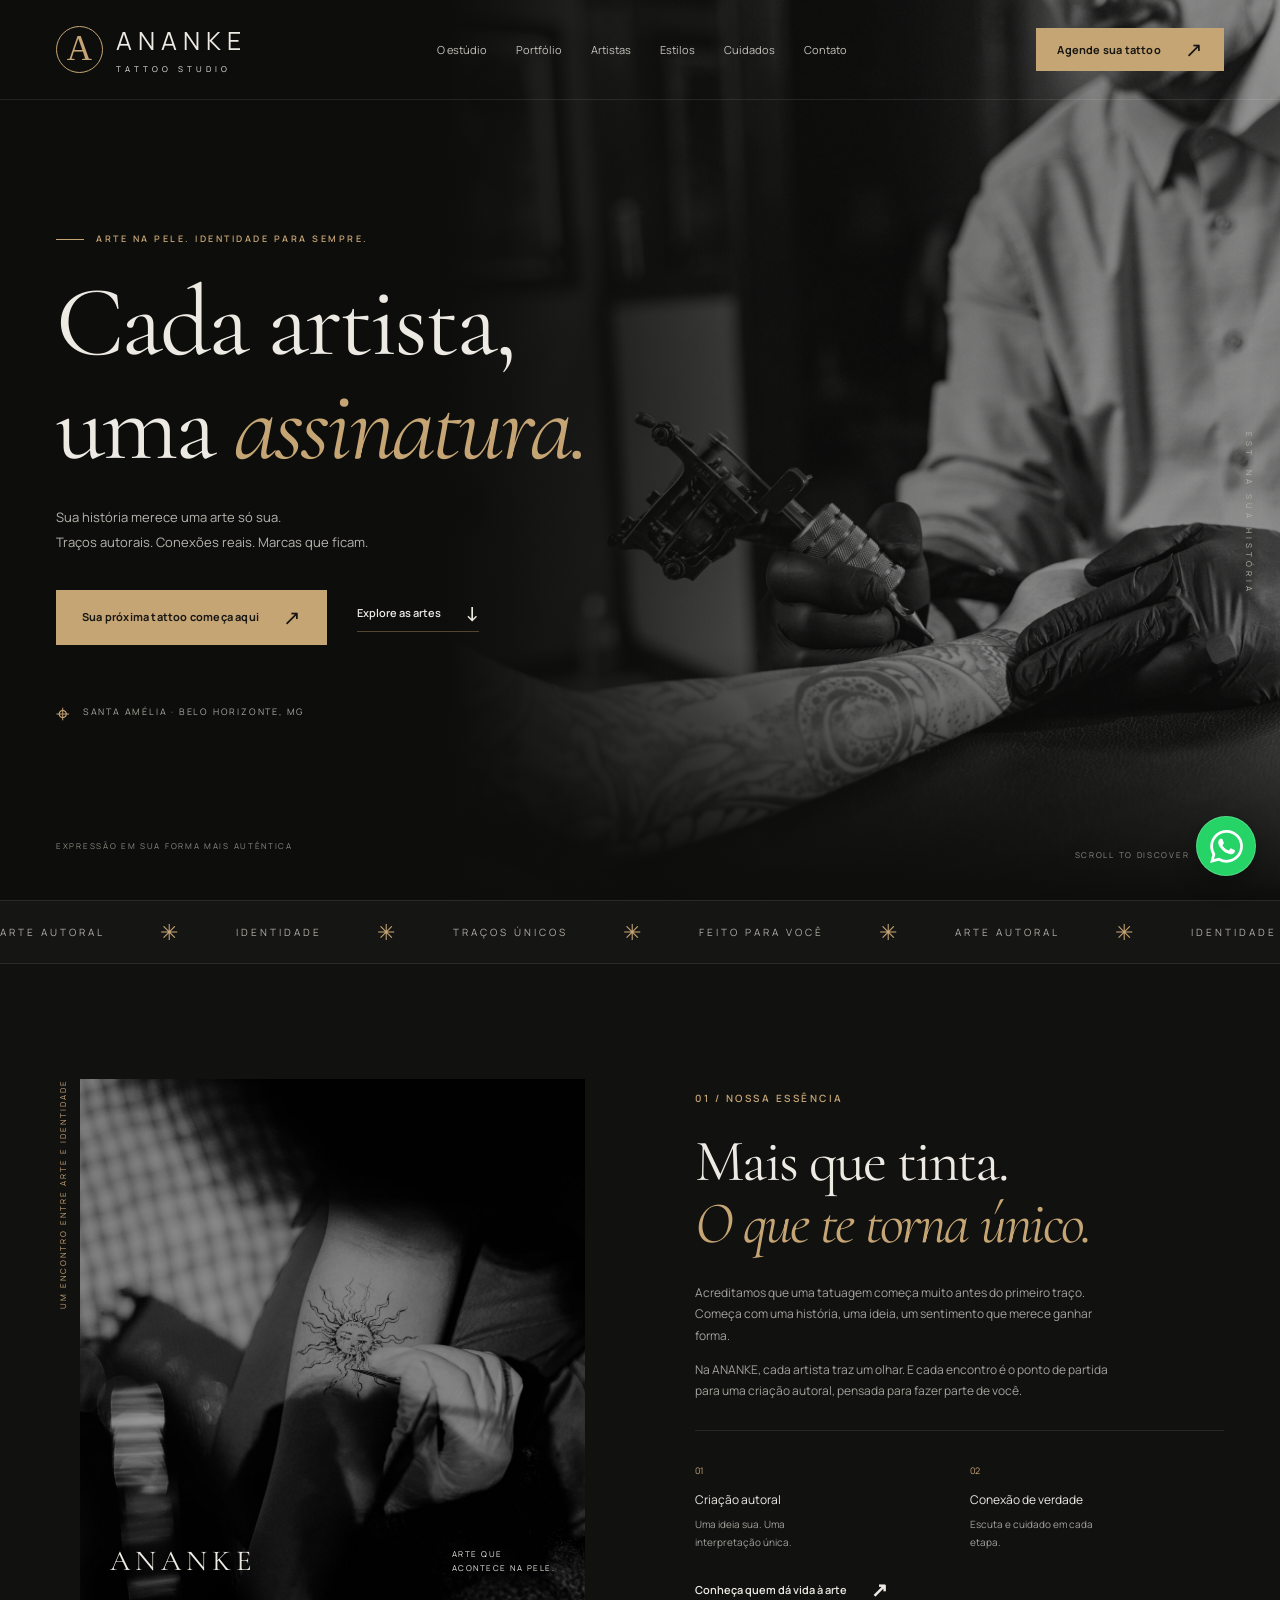
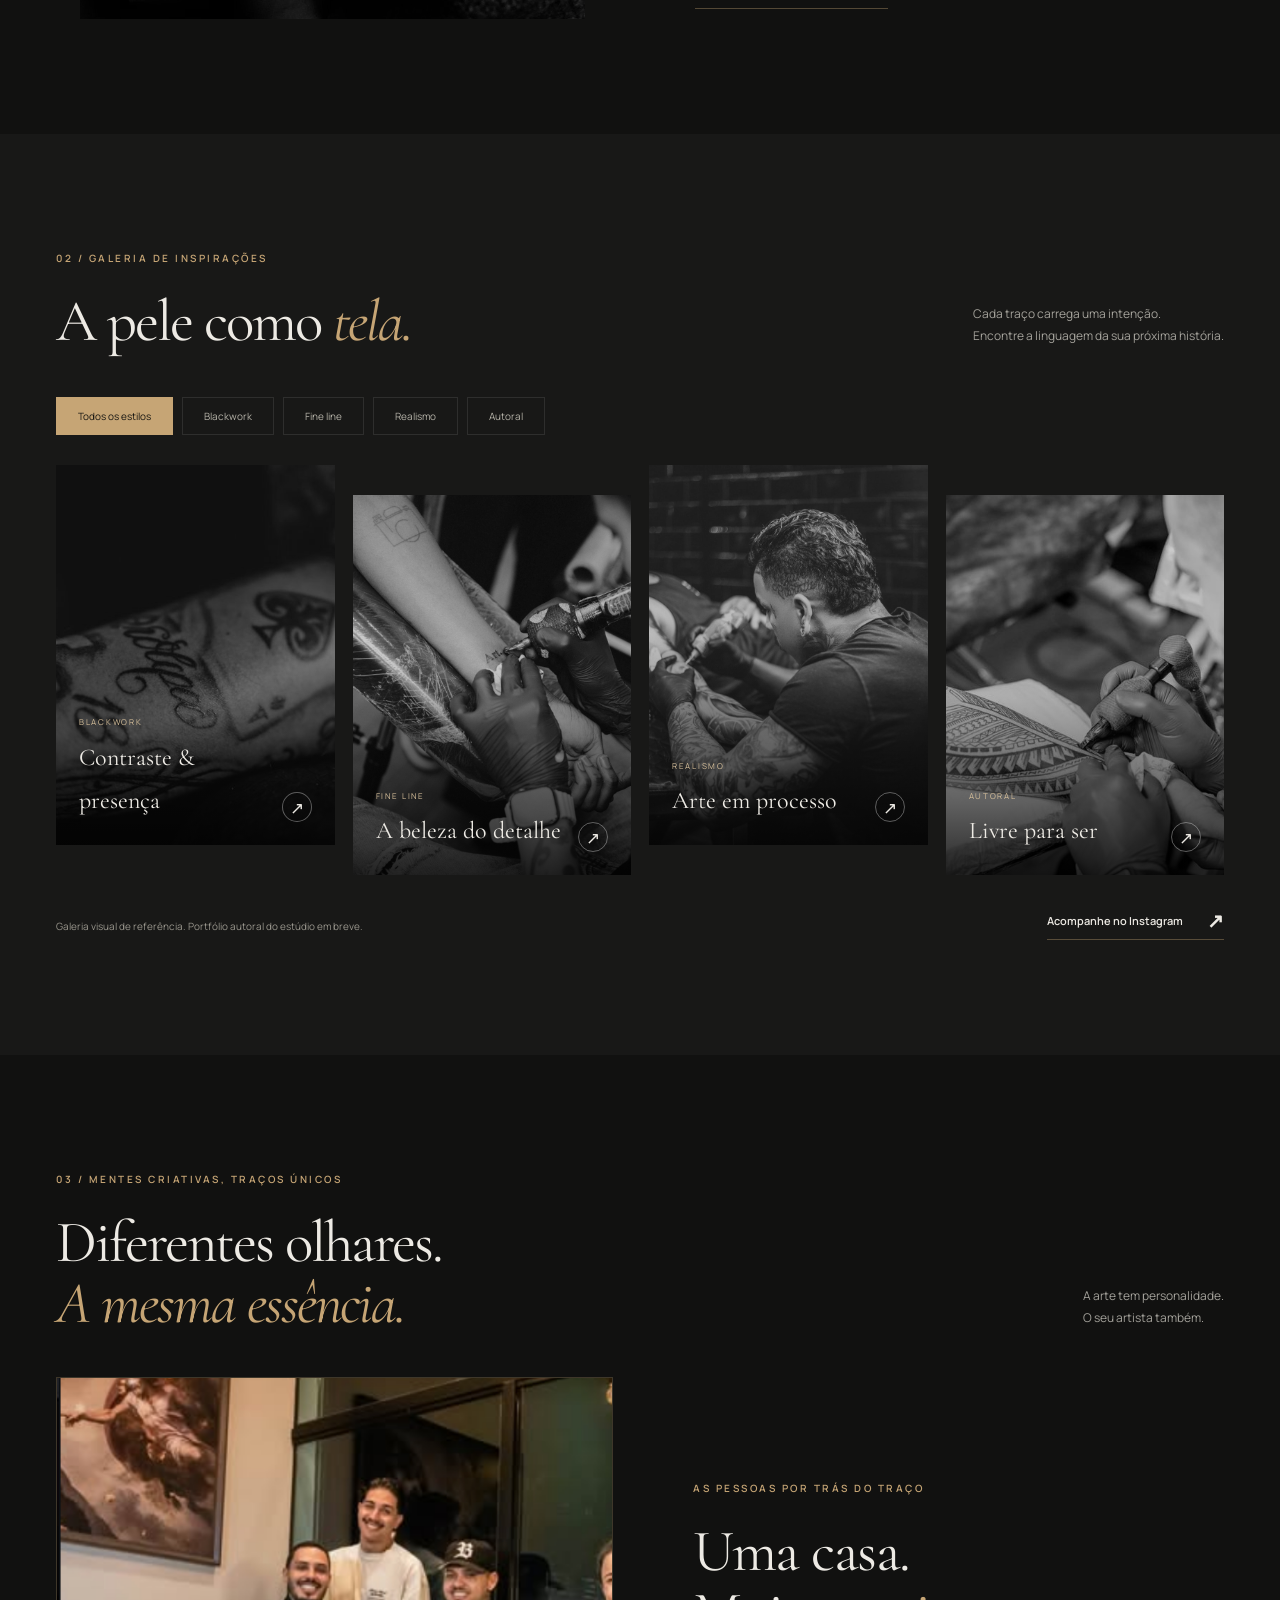
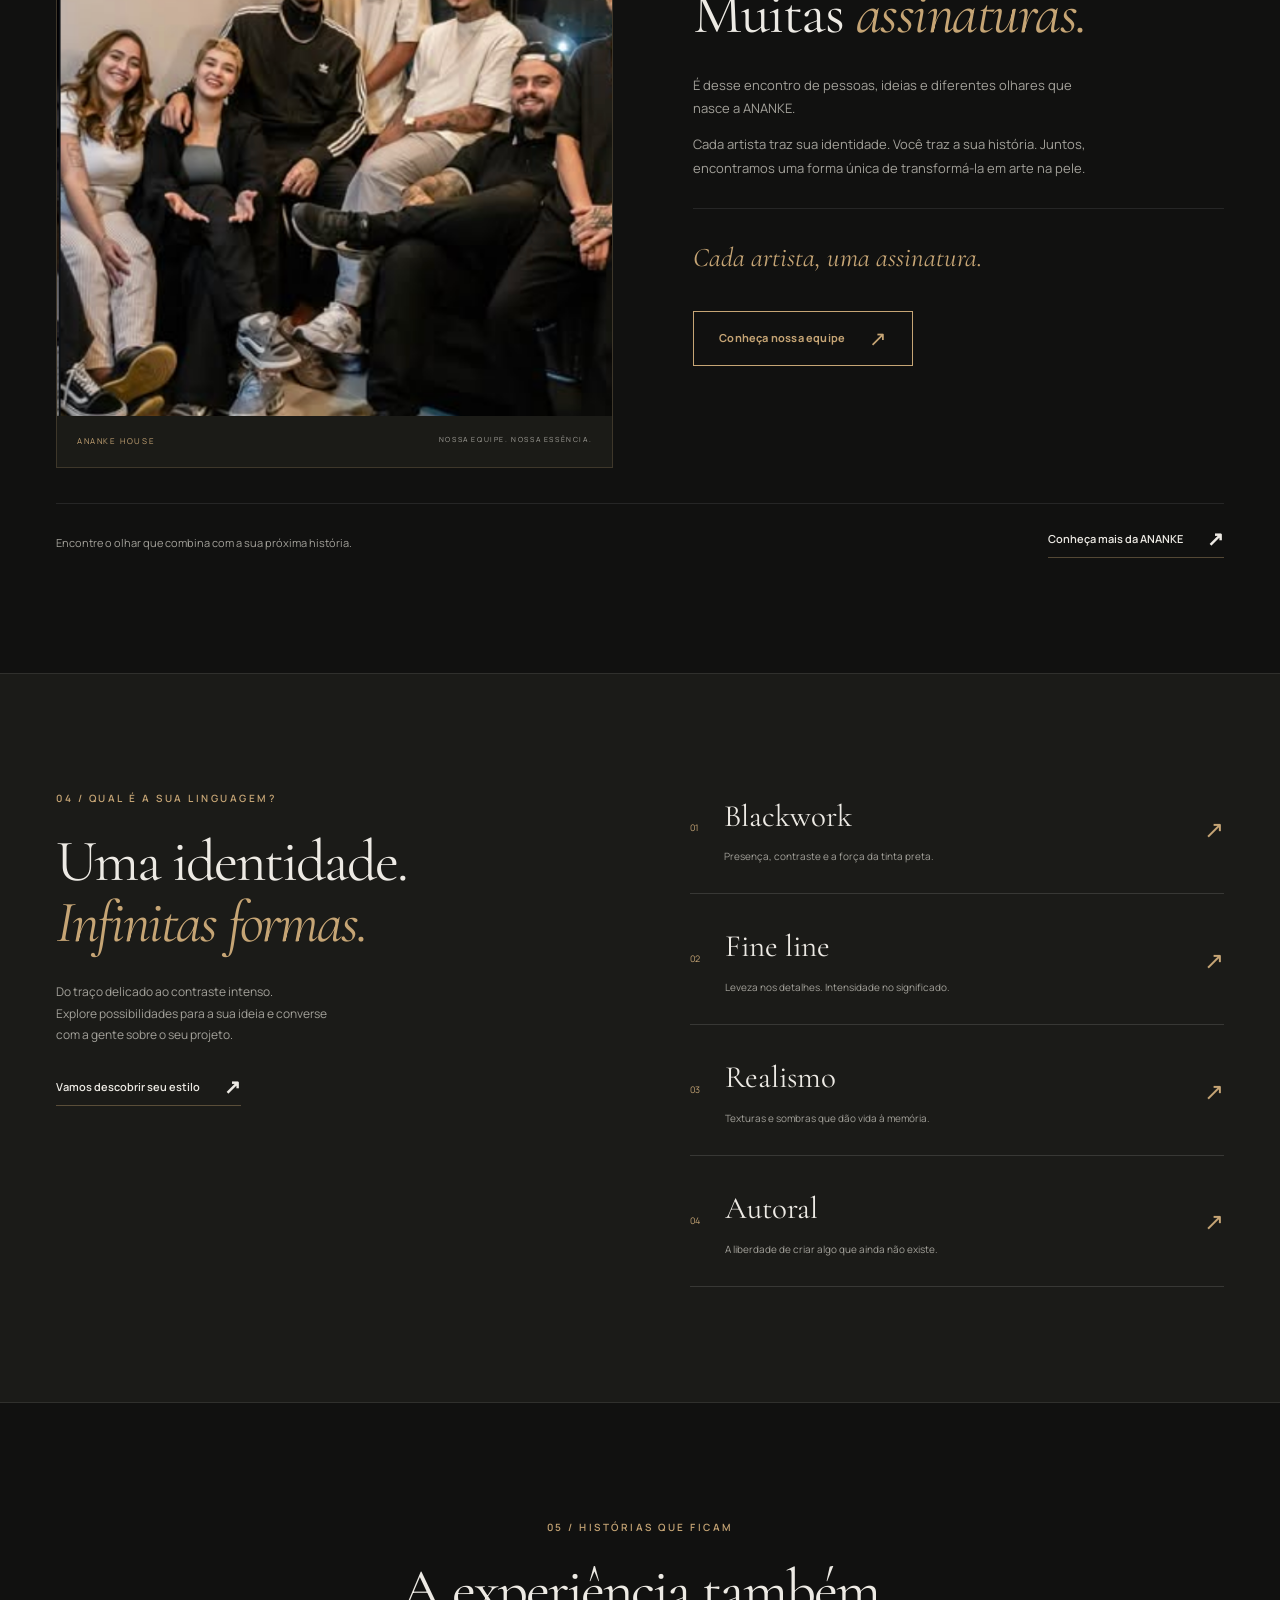
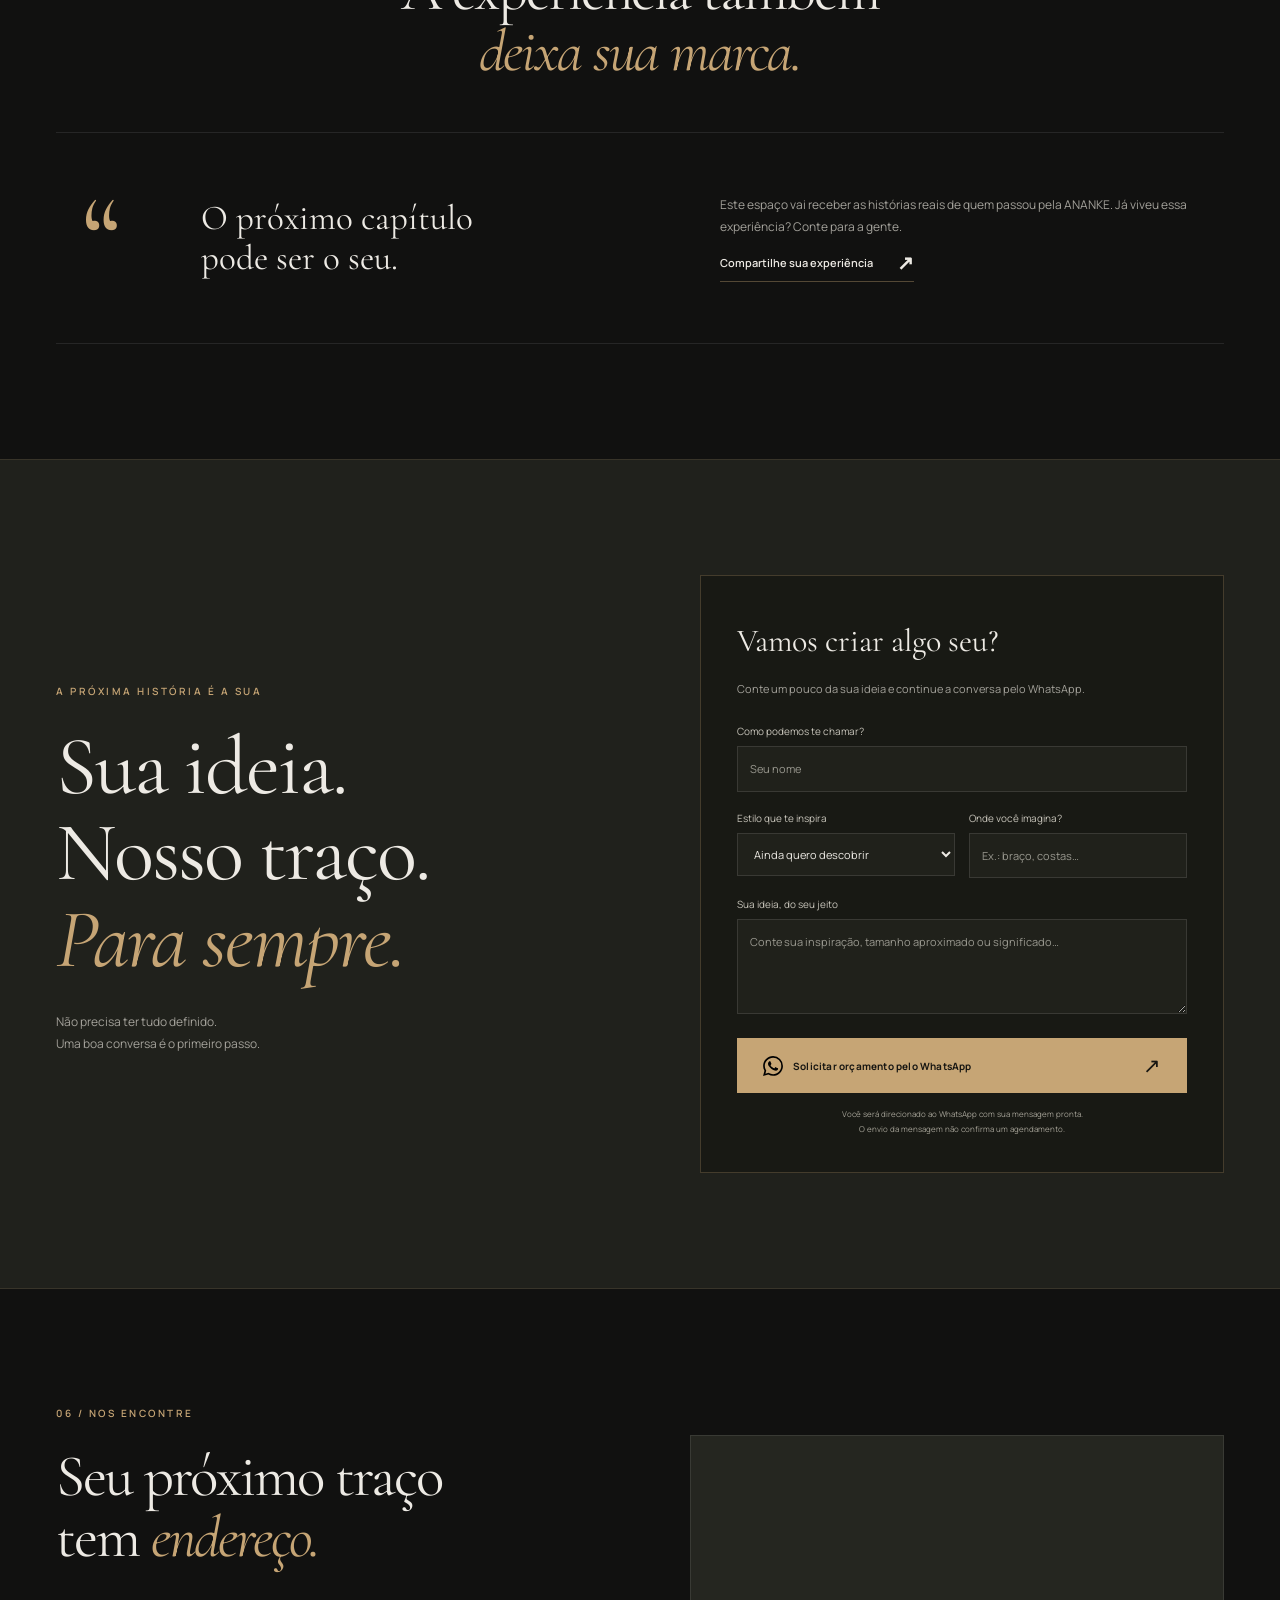
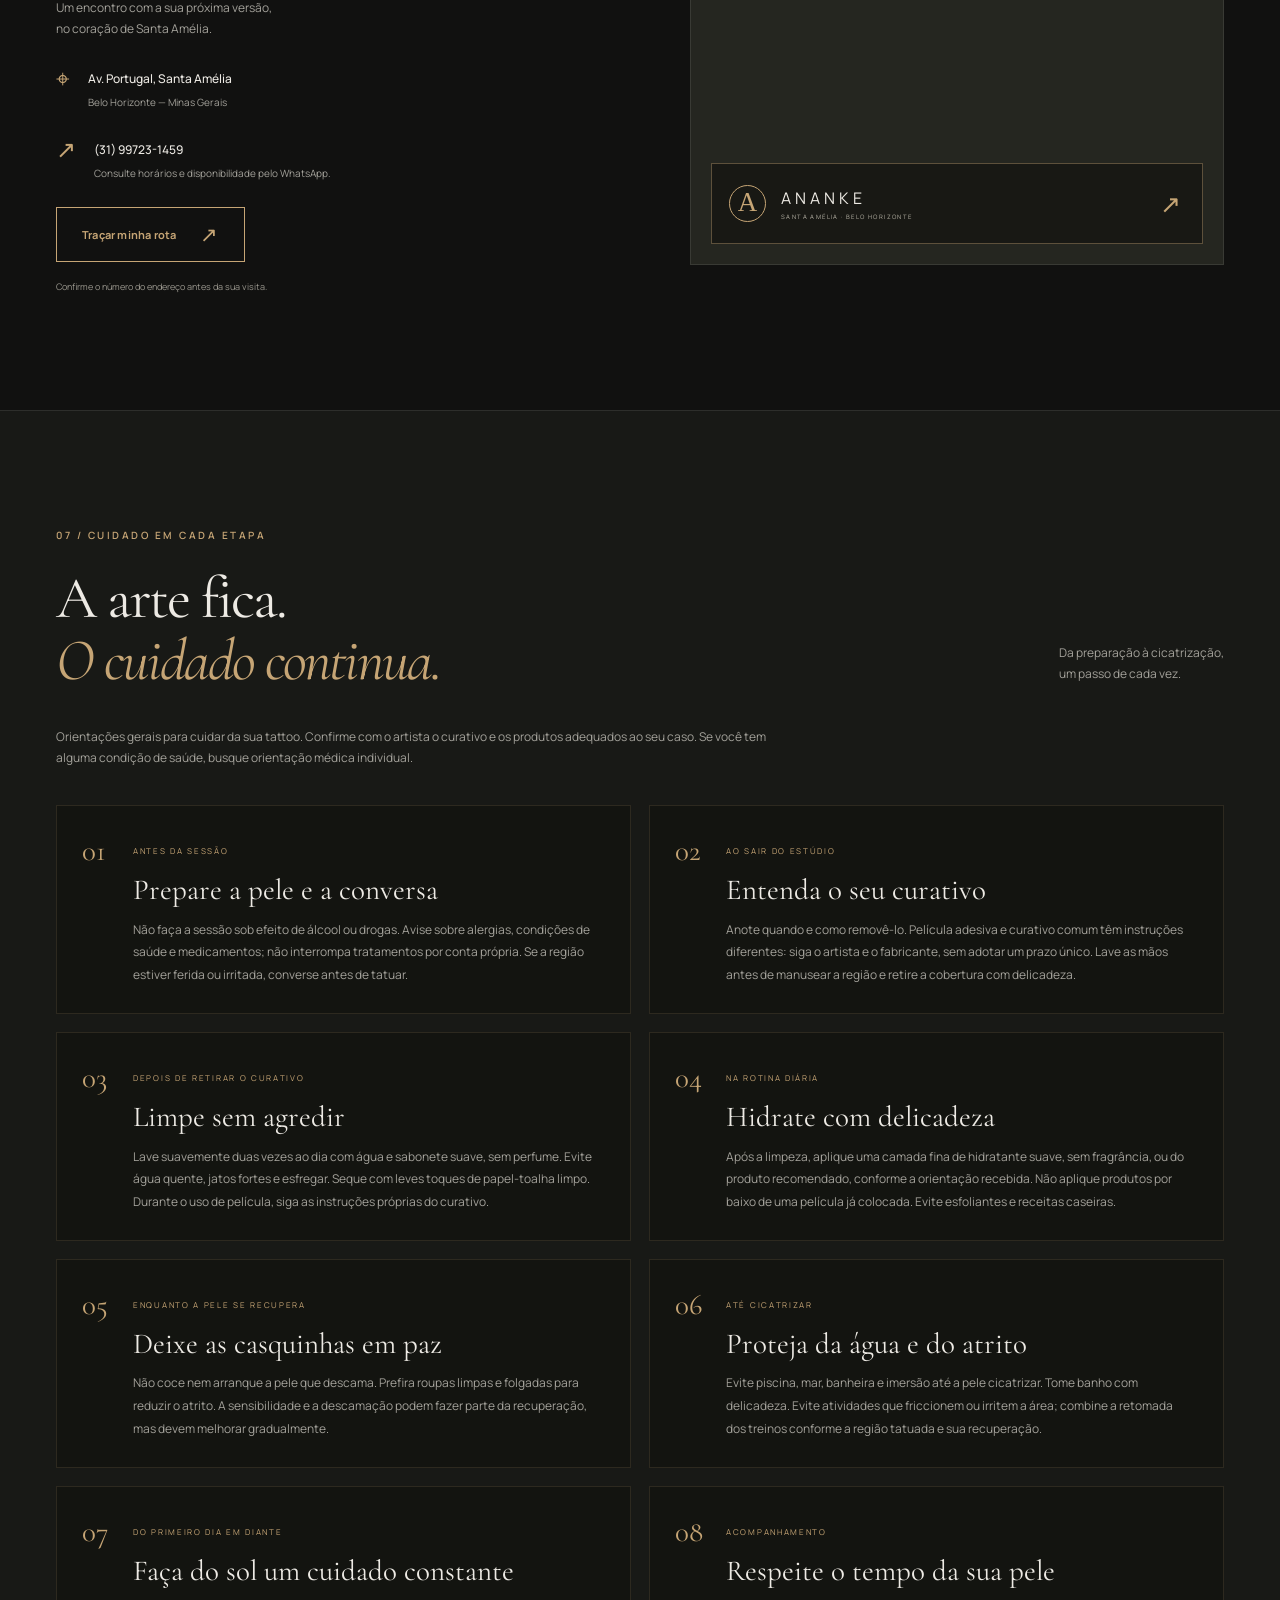
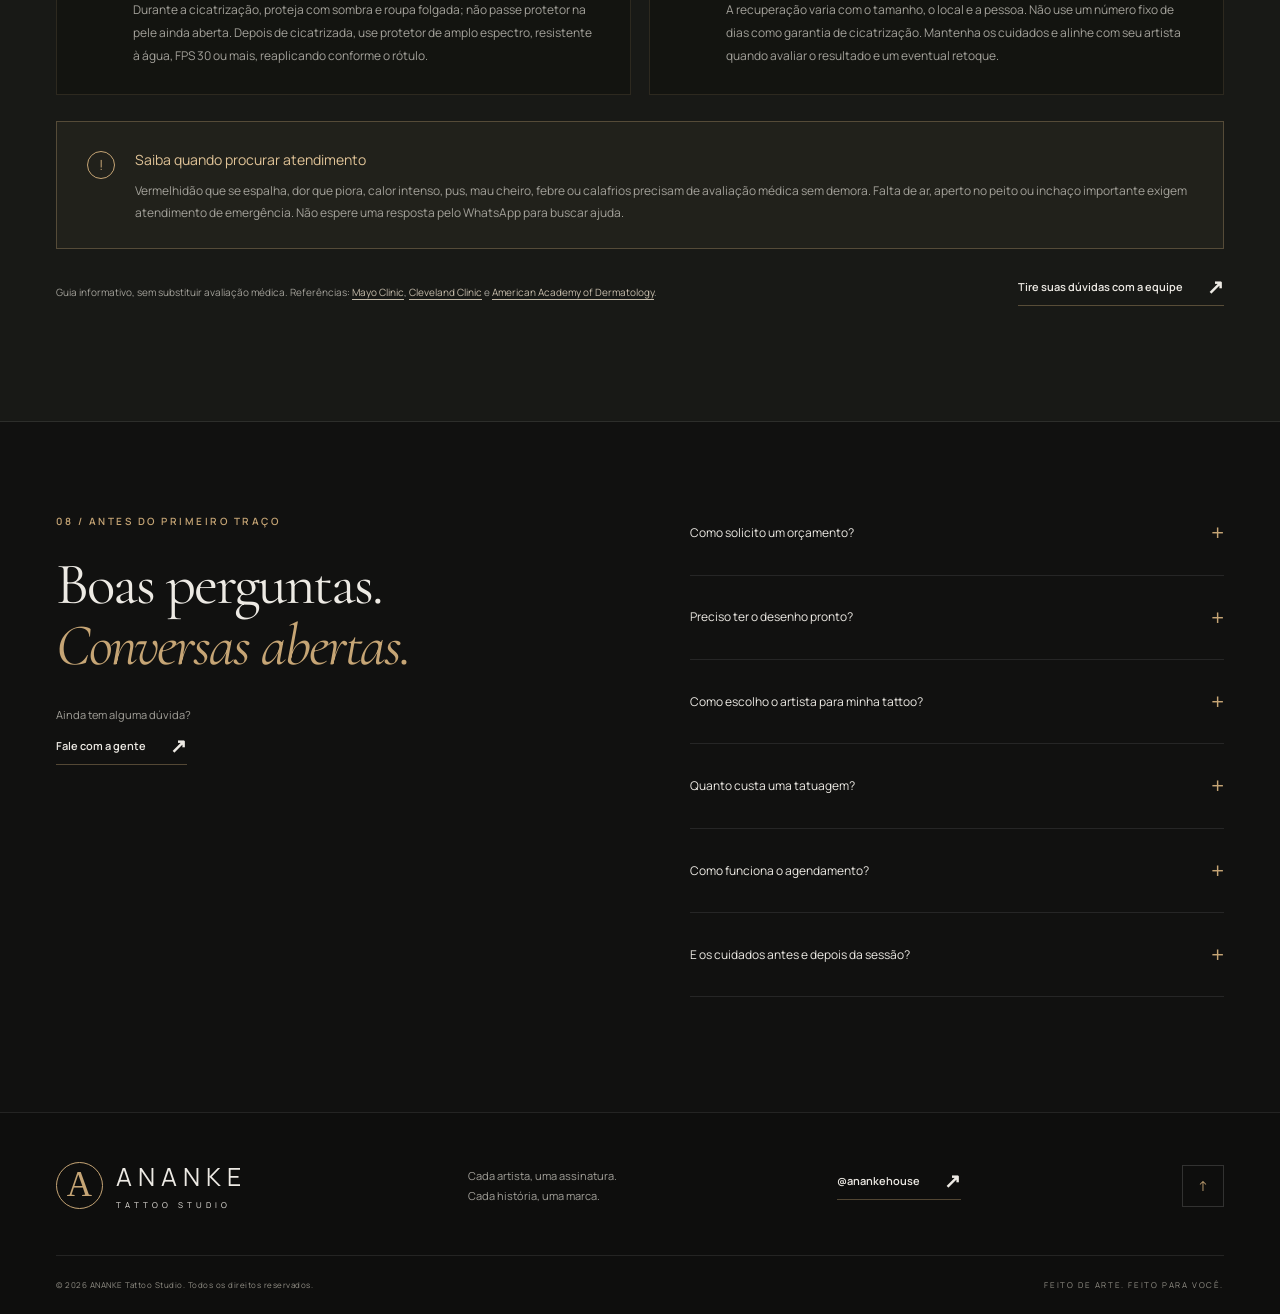
<file: index.html>
<!DOCTYPE html>
<html lang="pt-BR">
<head>
  <meta charset="UTF-8">
  <meta name="viewport" content="width=device-width, initial-scale=1.0">
  <meta name="theme-color" content="#111110">
  <meta name="description" content="ANANKE Tattoo Studio. Cada artista, uma assinatura. Artes autorais em Santa Amélia, Belo Horizonte. Converse com a gente e transforme sua ideia em tattoo.">
  <meta property="og:title" content="ANANKE | Tattoo Studio">
  <meta property="og:description" content="Cada artista, uma assinatura. Arte autoral na sua pele. Belo Horizonte, MG.">
  <meta property="og:type" content="website">
  <meta name="twitter:card" content="summary_large_image">
  <title>ANANKE | Tattoo Studio — Cada artista, uma assinatura</title>
  <link rel="icon" href="assets/favicon.svg" type="image/svg+xml">
  <link rel="preconnect" href="https://fonts.googleapis.com">
  <link rel="preconnect" href="https://fonts.gstatic.com" crossorigin>
  <link href="https://fonts.googleapis.com/css2?family=Cormorant+Garamond:ital,wght@0,400;0,500;0,600;1,400;1,500&family=Manrope:wght@400;500;600;700&display=swap" rel="stylesheet">
  <link rel="stylesheet" href="styles.css?v=mobile-no-arrows-1">
  <script src="content.js?v=mobile-no-arrows-1" defer></script>
  <script src="script.js?v=mobile-no-arrows-1" defer></script>
</head>
<body>
<a class="skip-link" href="#conteudo">Pular para o conteúdo</a>
<header class="header" id="topo">
  <a class="brand" href="#inicio" aria-label="ANANKE, início"><span class="brand-symbol" aria-hidden="true">Α</span><span>ANANKE<small>TATTOO STUDIO</small></span></a>
  <nav class="nav" id="navigation" aria-label="Navegação principal"><a href="#estudio">O estúdio</a><a href="#portfolio">Portfólio</a><a href="#artistas">Artistas</a><a href="#estilos">Estilos</a><a href="#cuidados">Cuidados</a><a href="#contato">Contato</a></nav>
  <a class="button button-small header-cta" data-whatsapp href="https://wa.me/5531997231459" target="_blank" rel="noopener noreferrer">Agende sua tattoo <span aria-hidden="true" class="ui-arrow">↗</span></a>
  <button class="menu-toggle" aria-label="Abrir menu" aria-expanded="false" aria-controls="navigation"><span></span><span></span></button>
</header>
<main id="conteudo">
  <section class="hero" id="inicio" aria-labelledby="hero-title">
    <div class="hero-photo"><img src="assets/hero.jpg" alt="Detalhe de um artista trabalhando em uma tatuagem; fotografia de referência" fetchpriority="high" width="1800" height="2700"></div>
    <div class="hero-content container">
      <p class="eyebrow"><span></span> ARTE NA PELE. IDENTIDADE PARA SEMPRE.</p>
      <h1 id="hero-title">Cada artista,<br>uma <em>assinatura.</em></h1>
      <p class="hero-description">Sua história merece uma arte só sua.<br>Traços autorais. Conexões reais. Marcas que ficam.</p>
      <div class="hero-actions"><a class="button" data-whatsapp href="https://wa.me/5531997231459" target="_blank" rel="noopener noreferrer">Sua próxima tattoo começa aqui <span aria-hidden="true" class="ui-arrow">↗</span></a><a class="text-link" href="#portfolio">Explore as artes <span aria-hidden="true" class="ui-arrow">↓</span></a></div>
      <div class="hero-location"><span class="location-icon" aria-hidden="true">⌖</span> SANTA AMÉLIA · BELO HORIZONTE, MG</div>
    </div>
    <div class="hero-bottom container"><span>EXPRESSÃO EM SUA FORMA MAIS AUTÊNTICA</span><a href="#estudio" aria-label="Conheça o estúdio">SCROLL TO DISCOVER <span class="ui-arrow">↓</span></a></div>
    <span class="hero-side">EST. NA SUA HISTÓRIA</span>
  </section>
  <div class="marquee" aria-label="Arte autoral, identidade, traços únicos, feito para você"><div>ARTE AUTORAL <span>✳</span> IDENTIDADE <span>✳</span> TRAÇOS ÚNICOS <span>✳</span> FEITO PARA VOCÊ <span>✳</span> ARTE AUTORAL <span>✳</span> IDENTIDADE <span>✳</span> TRAÇOS ÚNICOS <span>✳</span></div></div>
  <section class="section studio container" id="estudio">
    <div class="studio-visual reveal"><img src="assets/studio.jpg" alt="Mãos de um tatuador durante o processo criativo; imagem de referência" loading="lazy" width="900" height="1100"><div class="image-caption"><span>ANANKE</span><span>ARTE QUE<br>ACONTECE NA PELE.</span></div><div class="vertical-label">UM ENCONTRO ENTRE ARTE E IDENTIDADE</div></div>
    <div class="studio-copy reveal"><p class="eyebrow">01 / NOSSA ESSÊNCIA</p><h2>Mais que tinta.<br><em>O que te torna único.</em></h2><p>Acreditamos que uma tatuagem começa muito antes do primeiro traço. Começa com uma história, uma ideia, um sentimento que merece ganhar forma.</p><p>Na ANANKE, cada artista traz um olhar. E cada encontro é o ponto de partida para uma criação autoral, pensada para fazer parte de você.</p><div class="values"><div><span>01</span><h3>Criação autoral</h3><p>Uma ideia sua. Uma interpretação única.</p></div><div><span>02</span><h3>Conexão de verdade</h3><p>Escuta e cuidado em cada etapa.</p></div></div><a class="text-link" href="equipe.html">Conheça quem dá vida à arte <span class="ui-arrow">↗</span></a></div>
  </section>
  <section class="section portfolio" id="portfolio"><div class="container"><div class="section-heading reveal"><div><p class="eyebrow">02 / GALERIA DE INSPIRAÇÕES</p><h2>A pele como <em>tela.</em></h2></div><p>Cada traço carrega uma intenção.<br>Encontre a linguagem da sua próxima história.</p></div><div class="filter-bar" role="group" aria-label="Filtrar galeria por estilo"><button class="filter active" data-filter="all" aria-pressed="true">Todos os estilos</button><button class="filter" data-filter="blackwork" aria-pressed="false">Blackwork</button><button class="filter" data-filter="fineline" aria-pressed="false">Fine line</button><button class="filter" data-filter="realismo" aria-pressed="false">Realismo</button><button class="filter" data-filter="autoral" aria-pressed="false">Autoral</button></div><div class="gallery" id="gallery"></div><p class="gallery-status sr-only" role="status" aria-live="polite"></p><div class="gallery-footer"><p class="reference-note">Galeria visual de referência. Portfólio autoral do estúdio em breve.</p><a class="text-link" href="https://www.instagram.com/anankehouse/" target="_blank" rel="noopener noreferrer">Acompanhe no Instagram <span class="ui-arrow">↗</span></a></div></div></section>
  <section class="section artists container" id="artistas" aria-labelledby="artists-title">
    <div class="section-heading reveal"><div><p class="eyebrow">03 / MENTES CRIATIVAS, TRAÇOS ÚNICOS</p><h2 id="artists-title">Diferentes olhares.<br><em>A mesma essência.</em></h2></div><p>A arte tem personalidade.<br>O seu artista também.</p></div>
    <div class="team-feature">
      <figure class="team-photo reveal"><img src="assets/equipe.png" alt="Artistas da equipe ANANKE reunidos no estúdio" width="626" height="720" loading="lazy"><figcaption><span>ANANKE HOUSE</span><span>NOSSA EQUIPE. NOSSA ESSÊNCIA.</span></figcaption></figure>
      <div class="team-copy reveal"><p class="eyebrow">AS PESSOAS POR TRÁS DO TRAÇO</p><h3>Uma casa.<br>Muitas <em>assinaturas.</em></h3><p>É desse encontro de pessoas, ideias e diferentes olhares que nasce a ANANKE.</p><p>Cada artista traz sua identidade. Você traz a sua história. Juntos, encontramos uma forma única de transformá-la em arte na pele.</p><div class="team-signature">Cada artista, uma assinatura.</div><a class="button button-outline" href="equipe.html">Conheça nossa equipe <span aria-hidden="true" class="ui-arrow">↗</span></a></div>
    </div>
    <div class="artists-grid" id="artists-grid" hidden></div>
    <div class="artists-footer"><p>Encontre o olhar que combina com a sua próxima história.</p><a class="text-link" href="https://www.instagram.com/anankehouse/" target="_blank" rel="noopener noreferrer">Conheça mais da ANANKE <span aria-hidden="true" class="ui-arrow">↗</span></a></div>
  </section>
  <section class="section styles-section" id="estilos"><div class="container styles-layout"><div class="reveal"><p class="eyebrow">04 / QUAL É A SUA LINGUAGEM?</p><h2>Uma identidade.<br><em>Infinitas formas.</em></h2><p>Do traço delicado ao contraste intenso.<br>Explore possibilidades para a sua ideia e converse<br class="desktop-only"> com a gente sobre o seu projeto.</p><a class="text-link" href="#orcamento">Vamos descobrir seu estilo <span class="ui-arrow">↗</span></a></div><div class="style-list"><a href="#portfolio" data-style="blackwork"><span class="style-number">01</span><div><h3>Blackwork</h3><p>Presença, contraste e a força da tinta preta.</p></div><span class="round-arrow ui-arrow">↗</span></a><a href="#portfolio" data-style="fineline"><span class="style-number">02</span><div><h3>Fine line</h3><p>Leveza nos detalhes. Intensidade no significado.</p></div><span class="round-arrow ui-arrow">↗</span></a><a href="#portfolio" data-style="realismo"><span class="style-number">03</span><div><h3>Realismo</h3><p>Texturas e sombras que dão vida à memória.</p></div><span class="round-arrow ui-arrow">↗</span></a><a href="#portfolio" data-style="autoral"><span class="style-number">04</span><div><h3>Autoral</h3><p>A liberdade de criar algo que ainda não existe.</p></div><span class="round-arrow ui-arrow">↗</span></a></div></div></section>
  <section class="section reviews container" id="avaliacoes"><p class="eyebrow reveal">05 / HISTÓRIAS QUE FICAM</p><h2 class="reveal">A experiência também<br><em>deixa sua marca.</em></h2><div id="reviews-list" class="reviews-list"></div><div class="review-empty reveal"><span class="quote-mark" aria-hidden="true">“</span><p>O próximo capítulo<br>pode ser o seu.</p><div><p>Este espaço vai receber as histórias reais de quem passou pela ANANKE. Já viveu essa experiência? Conte para a gente.</p><a class="text-link" data-whatsapp data-message="Olá, ANANKE! Gostaria de compartilhar minha experiência no estúdio." href="https://wa.me/5531997231459" target="_blank" rel="noopener noreferrer">Compartilhe sua experiência <span class="ui-arrow">↗</span></a></div></div></section>
  <section class="booking section" id="orcamento"><div class="container booking-layout"><div class="reveal"><p class="eyebrow">A PRÓXIMA HISTÓRIA É A SUA</p><h2>Sua ideia.<br>Nosso traço.<br><em>Para sempre.</em></h2><p>Não precisa ter tudo definido.<br>Uma boa conversa é o primeiro passo.</p></div><form class="booking-form reveal" id="booking-form"><h3>Vamos criar algo seu?</h3><p>Conte um pouco da sua ideia e continue a conversa pelo WhatsApp.</p><label for="name">Como podemos te chamar?</label><input id="name" name="name" placeholder="Seu nome" autocomplete="given-name" maxlength="80" required><div class="form-row"><div><label for="style">Estilo que te inspira</label><select id="style" name="style"><option value="Ainda quero descobrir">Ainda quero descobrir</option>Blackwork</option><option>Fine line</option><option>Realismo</option><option>Autoral</option><option>Outro estilo</option></select></div><div><label for="placement">Onde você imagina?</label><input id="placement" name="placement" placeholder="Ex.: braço, costas…" maxlength="120"></div></div><label for="idea">Sua ideia, do seu jeito</label><textarea id="idea" name="idea" rows="3" placeholder="Conte sua inspiração, tamanho aproximado ou significado…" maxlength="1500"></textarea><button class="button" type="submit"><img class="icon whatsapp-form-icon" src="assets/whatsapp.svg" width="20" height="20" alt="" aria-hidden="true">Solicitar orçamento pelo WhatsApp <span class="ui-arrow">↗</span></button><small>Você será direcionado ao WhatsApp com sua mensagem pronta.<br>O envio da mensagem não confirma um agendamento.</small></form></div></section>
  <section class="section location container" id="contato"><div class="location-copy reveal"><p class="eyebrow">06 / NOS ENCONTRE</p><h2>Seu próximo traço<br>tem <em>endereço.</em></h2><p>Um encontro com a sua próxima versão,<br>no coração de Santa Amélia.</p><div class="contact-line"><span>⌖</span><div><strong>Av. Portugal, Santa Amélia</strong><p>Belo Horizonte — Minas Gerais</p></div></div><div class="contact-line"><span class="ui-arrow">↗</span><div><a href="tel:+5531997231459">(31) 99723-1459</a><p>Consulte horários e disponibilidade pelo WhatsApp.</p></div></div><a class="button button-outline" href="https://www.google.com/maps/search/?api=1&query=ANANKE+Tattoo+Studio+Av.+Portugal+Santa+Amelia+Belo+Horizonte" target="_blank" rel="noopener noreferrer">Traçar minha rota <span class="ui-arrow">↗</span></a><p class="reference-note">Confirme o número do endereço antes da sua visita.</p></div><div class="map-panel reveal"><iframe title="Mapa da Avenida Portugal, Santa Amélia, Belo Horizonte" src="https://maps.google.com/maps?q=Avenida%20Portugal%2C%20Santa%20Amelia%2C%20Belo%20Horizonte&z=14&output=embed" loading="lazy" referrerpolicy="no-referrer-when-downgrade" allowfullscreen></iframe><div class="map-label"><span class="brand-symbol">Α</span><div>ANANKE<small>SANTA AMÉLIA · BELO HORIZONTE</small></div><span class="ui-arrow">↗</span></div></div></section>
  <section class="section aftercare" id="cuidados" aria-labelledby="care-title">
    <div class="container">
      <div class="section-heading reveal"><div><p class="eyebrow">07 / CUIDADO EM CADA ETAPA</p><h2 id="care-title">A arte fica.<br><em>O cuidado continua.</em></h2></div><p>Da preparação à cicatrização,<br>um passo de cada vez.</p></div>
      <p class="care-intro">Orientações gerais para cuidar da sua tattoo. Confirme com o artista o curativo e os produtos adequados ao seu caso. Se você tem alguma condição de saúde, busque orientação médica individual.</p>
      <ol class="care-steps">
        <li class="care-step"><span class="care-phase">ANTES DA SESSÃO</span><h3>Prepare a pele e a conversa</h3><p>Não faça a sessão sob efeito de álcool ou drogas. Avise sobre alergias, condições de saúde e medicamentos; não interrompa tratamentos por conta própria. Se a região estiver ferida ou irritada, converse antes de tatuar.</p></li>
        <li class="care-step"><span class="care-phase">AO SAIR DO ESTÚDIO</span><h3>Entenda o seu curativo</h3><p>Anote quando e como removê-lo. Película adesiva e curativo comum têm instruções diferentes: siga o artista e o fabricante, sem adotar um prazo único. Lave as mãos antes de manusear a região e retire a cobertura com delicadeza.</p></li>
        <li class="care-step"><span class="care-phase">DEPOIS DE RETIRAR O CURATIVO</span><h3>Limpe sem agredir</h3><p>Lave suavemente duas vezes ao dia com água e sabonete suave, sem perfume. Evite água quente, jatos fortes e esfregar. Seque com leves toques de papel-toalha limpo. Durante o uso de película, siga as instruções próprias do curativo.</p></li>
        <li class="care-step"><span class="care-phase">NA ROTINA DIÁRIA</span><h3>Hidrate com delicadeza</h3><p>Após a limpeza, aplique uma camada fina de hidratante suave, sem fragrância, ou do produto recomendado, conforme a orientação recebida. Não aplique produtos por baixo de uma película já colocada. Evite esfoliantes e receitas caseiras.</p></li>
        <li class="care-step"><span class="care-phase">ENQUANTO A PELE SE RECUPERA</span><h3>Deixe as casquinhas em paz</h3><p>Não coce nem arranque a pele que descama. Prefira roupas limpas e folgadas para reduzir o atrito. A sensibilidade e a descamação podem fazer parte da recuperação, mas devem melhorar gradualmente.</p></li>
        <li class="care-step"><span class="care-phase">ATÉ CICATRIZAR</span><h3>Proteja da água e do atrito</h3><p>Evite piscina, mar, banheira e imersão até a pele cicatrizar. Tome banho com delicadeza. Evite atividades que friccionem ou irritem a área; combine a retomada dos treinos conforme a região tatuada e sua recuperação.</p></li>
        <li class="care-step"><span class="care-phase">DO PRIMEIRO DIA EM DIANTE</span><h3>Faça do sol um cuidado constante</h3><p>Durante a cicatrização, proteja com sombra e roupa folgada; não passe protetor na pele ainda aberta. Depois de cicatrizada, use protetor de amplo espectro, resistente à água, FPS 30 ou mais, reaplicando conforme o rótulo.</p></li>
        <li class="care-step"><span class="care-phase">ACOMPANHAMENTO</span><h3>Respeite o tempo da sua pele</h3><p>A recuperação varia com o tamanho, o local e a pessoa. Não use um número fixo de dias como garantia de cicatrização. Mantenha os cuidados e alinhe com seu artista quando avaliar o resultado e um eventual retoque.</p></li>
      </ol>
      <aside class="care-alert" aria-labelledby="care-alert-title"><span class="care-alert-icon" aria-hidden="true">!</span><div><h3 id="care-alert-title">Saiba quando procurar atendimento</h3><p>Vermelhidão que se espalha, dor que piora, calor intenso, pus, mau cheiro, febre ou calafrios precisam de avaliação médica sem demora. Falta de ar, aperto no peito ou inchaço importante exigem atendimento de emergência. Não espere uma resposta pelo WhatsApp para buscar ajuda.</p></div></aside>
      <div class="care-footer"><p>Guia informativo, sem substituir avaliação médica. Referências: <a href="https://www.mayoclinic.org/healthy-lifestyle/adult-health/in-depth/tattoos-and-piercings/art-20045067" target="_blank" rel="noopener noreferrer">Mayo Clinic</a>, <a href="https://health.clevelandclinic.org/tattoo-aftercare" target="_blank" rel="noopener noreferrer">Cleveland Clinic</a> e <a href="https://www.aad.org/public/everyday-care/skin-care-basics/tattoos/tattoo-skin-reactions" target="_blank" rel="noopener noreferrer">American Academy of Dermatology</a>.</p><a class="text-link" data-whatsapp data-message="Olá, ANANKE! Tenho uma dúvida sobre as orientações de cuidados da minha tattoo." href="https://wa.me/5531997231459" target="_blank" rel="noopener noreferrer">Tire suas dúvidas com a equipe <span aria-hidden="true" class="ui-arrow">↗</span></a></div>
    </div>
  </section>
  <section class="section faq container" id="faq"><div class="reveal"><p class="eyebrow">08 / ANTES DO PRIMEIRO TRAÇO</p><h2>Boas perguntas.<br><em>Conversas abertas.</em></h2><p>Ainda tem alguma dúvida?</p><a class="text-link" data-whatsapp href="https://wa.me/5531997231459" target="_blank" rel="noopener noreferrer">Fale com a gente <span class="ui-arrow">↗</span></a></div><div class="faq-list"><details><summary>Como solicito um orçamento?<span>+</span></summary><p>Preencha o formulário acima ou chame pelo WhatsApp. Conte sua ideia, o local do corpo e o tamanho aproximado. Se tiver referências, envie também. A equipe vai conversar com você sobre o projeto, valores e disponibilidade.</p></details><details><summary>Preciso ter o desenho pronto?<span>+</span></summary><p>Não. Você pode trazer uma ideia, referências ou um significado. A proposta é conversar com o artista e construir uma arte que tenha a ver com você.</p></details><details><summary>Como escolho o artista para minha tattoo?<span>+</span></summary><p>Conte qual estilo você procura e conheça os trabalhos da equipe pelo Instagram ou WhatsApp. A equipe pode ajudar a encontrar o artista cuja linguagem combina com seu projeto.</p></details><details><summary>Quanto custa uma tatuagem?<span>+</span></summary><p>O orçamento depende da proposta, do tamanho, do local do corpo, dos detalhes e do tempo de execução. Converse com a equipe para receber uma avaliação personalizada.</p></details><details><summary>Como funciona o agendamento?<span>+</span></summary><p>Após alinhar o projeto e o orçamento, combine diretamente com a equipe a data, o horário e as condições da reserva. O agendamento só fica confirmado após essa conversa.</p></details><details><summary>E os cuidados antes e depois da sessão?<span>+</span></summary><p>Preparamos um guia com o passo a passo: preparação, curativo, limpeza, hidratação, proteção da pele e sinais de alerta. O tempo do curativo depende do material utilizado; confirme as instruções específicas com seu artista.</p><a class="text-link faq-care-link" href="#cuidados">Ver o passo a passo completo <span aria-hidden="true" class="ui-arrow">↑</span></a></details></div></section>
</main>
<footer class="footer"><div class="container footer-top"><a class="brand" href="#inicio"><span class="brand-symbol" aria-hidden="true">Α</span><span>ANANKE<small>TATTOO STUDIO</small></span></a><p>Cada artista, uma assinatura.<br>Cada história, uma marca.</p><a class="text-link" href="https://www.instagram.com/anankehouse/" target="_blank" rel="noopener noreferrer">@anankehouse <span class="ui-arrow">↗</span></a><a class="back-top" href="#inicio" aria-label="Voltar ao início"><span class="ui-arrow" aria-hidden="true">↑</span><span class="mobile-arrow-label">Topo</span></a></div><div class="container footer-bottom"><span>© <span id="year">2026</span> ANANKE Tattoo Studio. Todos os direitos reservados.</span><span>FEITO DE ARTE. FEITO PARA VOCÊ.</span></div></footer>
<a class="floating-whatsapp" data-whatsapp href="https://wa.me/5531997231459" target="_blank" rel="noopener noreferrer" aria-label="Converse com a ANANKE no WhatsApp"><img src="assets/whatsapp.svg" width="32" height="32" alt="" aria-hidden="true"><span>Vamos conversar</span></a>
<dialog class="lightbox" id="lightbox"><button class="lightbox-close" aria-label="Fechar imagem">×</button><button class="lightbox-prev" aria-label="Imagem anterior"><span class="ui-arrow" aria-hidden="true">←</span><span class="mobile-arrow-label">Anterior</span></button><figure><img id="lightbox-image" src="assets/hero.jpg" alt=""><figcaption id="lightbox-caption"></figcaption></figure><button class="lightbox-next" aria-label="Próxima imagem"><span class="ui-arrow" aria-hidden="true">→</span><span class="mobile-arrow-label">Próxima</span></button></dialog>
</body>
</html>
</file>
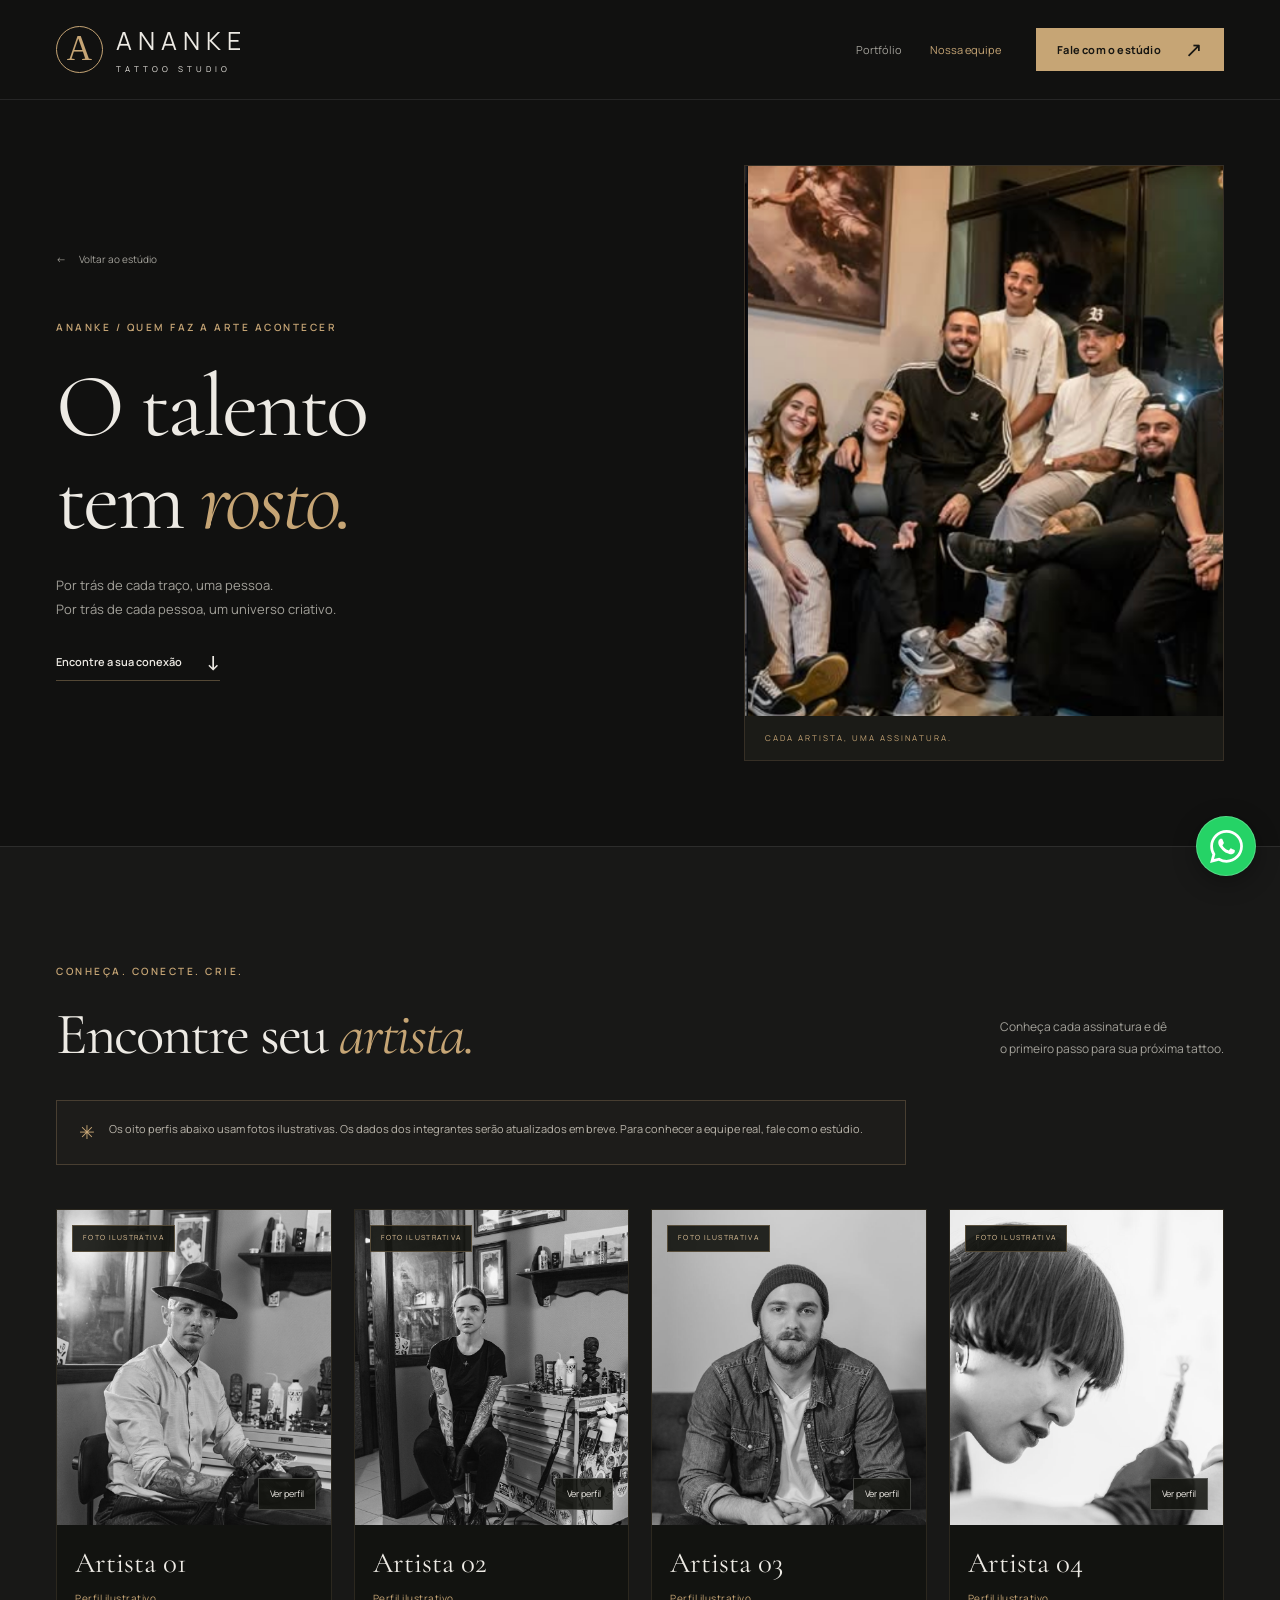
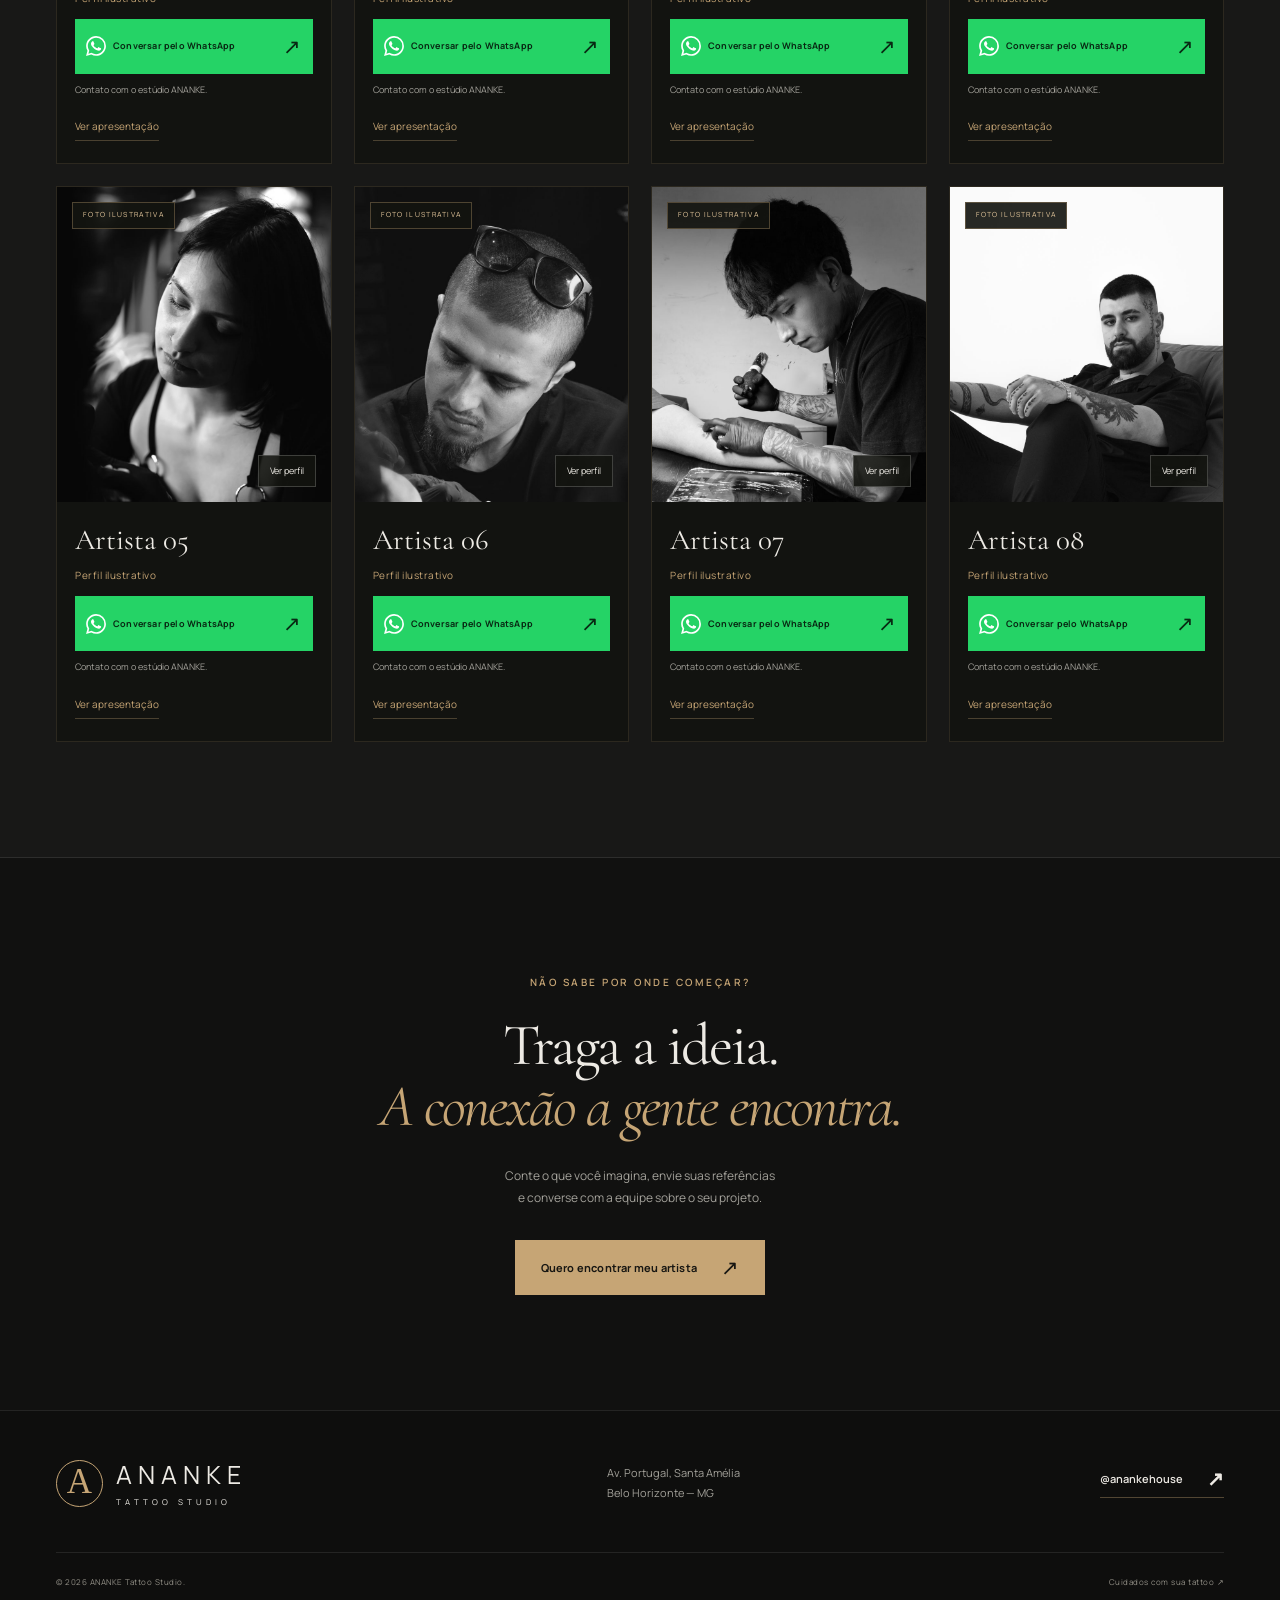
<file: equipe.html>
<!DOCTYPE html>
<html lang="pt-BR">
<head>
  <meta charset="UTF-8">
  <meta name="viewport" content="width=device-width, initial-scale=1.0">
  <meta name="theme-color" content="#111110">
  <title>Nossa equipe | ANANKE Tattoo Studio</title>
  <meta name="description" content="Conheça a equipe ANANKE Tattoo Studio. Encontre seu artista, conheça sua assinatura e converse sobre sua próxima tattoo.">
  <meta property="og:title" content="Nossa equipe | ANANKE Tattoo Studio">
  <meta property="og:description" content="Diferentes olhares. A mesma essência. Conheça quem transforma sua história em arte.">
  <meta property="og:type" content="website">
  <link rel="icon" href="assets/favicon.svg" type="image/svg+xml">
  <link rel="preconnect" href="https://fonts.googleapis.com">
  <link rel="preconnect" href="https://fonts.gstatic.com" crossorigin>
  <link href="https://fonts.googleapis.com/css2?family=Cormorant+Garamond:ital,wght@0,400;0,500;0,600;1,400;1,500&family=Manrope:wght@400;500;600;700&display=swap" rel="stylesheet">
  <link rel="stylesheet" href="styles.css?v=mobile-no-arrows-1">
  <link rel="stylesheet" href="equipe.css?v=mobile-no-arrows-1">
  <script src="content.js?v=mobile-no-arrows-1" defer></script>
  <script src="equipe.js?v=mobile-no-arrows-1" defer></script>
</head>
<body class="team-page">
<a class="skip-link" href="#integrantes">Pular para os integrantes</a>
<header class="header">
  <a class="brand" href="index.html" aria-label="ANANKE, página inicial"><span class="brand-symbol" aria-hidden="true">Α</span><span>ANANKE<small>TATTOO STUDIO</small></span></a>
  <nav class="team-navigation" aria-label="Navegação"><a href="index.html#portfolio">Portfólio</a><a href="#integrantes" aria-current="page">Nossa equipe</a></nav>
  <a class="button button-small header-cta" data-team-contact href="https://wa.me/5531997231459" target="_blank" rel="noopener noreferrer">Fale com o estúdio <span aria-hidden="true" class="ui-arrow">↗</span></a>
</header>
<main>
  <section class="team-intro container" aria-labelledby="team-heading">
    <div class="team-intro-copy"><a class="team-back" href="index.html#artistas"><span aria-hidden="true" class="ui-arrow">←</span> Voltar ao estúdio</a><p class="eyebrow">ANANKE / QUEM FAZ A ARTE ACONTECER</p><h1 id="team-heading">O talento<br>tem <em>rosto.</em></h1><p>Por trás de cada traço, uma pessoa.<br>Por trás de cada pessoa, um universo criativo.</p><a class="text-link" href="#integrantes">Encontre a sua conexão <span aria-hidden="true" class="ui-arrow">↓</span></a></div>
    <figure class="team-intro-photo"><img src="assets/equipe.png" alt="A equipe ANANKE reunida no estúdio" width="626" height="720" fetchpriority="high"><figcaption>CADA ARTISTA, UMA ASSINATURA.</figcaption></figure>
  </section>
  <section class="section member-section" id="integrantes" aria-labelledby="member-heading"><div class="container">
    <div class="section-heading"><div><p class="eyebrow">CONHEÇA. CONECTE. CRIE.</p><h2 id="member-heading">Encontre seu <em>artista.</em></h2></div><p>Conheça cada assinatura e dê<br>o primeiro passo para sua próxima tattoo.</p></div>
    <p class="member-reference-note" id="member-reference-note" hidden><span aria-hidden="true">✳</span> Os oito perfis abaixo usam fotos ilustrativas. Os dados dos integrantes serão atualizados em breve. Para conhecer a equipe real, fale com o estúdio.</p>
    <div class="member-grid" id="member-grid"></div>
    <div class="member-empty" id="member-empty" hidden><span class="brand-symbol" aria-hidden="true">Α</span><div><h3>Uma boa conversa aproxima.</h3><p>Os perfis individuais estão sendo preparados. Enquanto isso, nossa equipe ajuda você a encontrar o artista que combina com a sua ideia.</p><a class="button button-outline" data-team-contact href="https://wa.me/5531997231459" target="_blank" rel="noopener noreferrer">Conheça os artistas pelo WhatsApp <span aria-hidden="true" class="ui-arrow">↗</span></a></div></div>
  </div></section>
  <section class="section team-help container"><p class="eyebrow">NÃO SABE POR ONDE COMEÇAR?</p><h2>Traga a ideia.<br><em>A conexão a gente encontra.</em></h2><p>Conte o que você imagina, envie suas referências<br>e converse com a equipe sobre o seu projeto.</p><a class="button" data-team-contact href="https://wa.me/5531997231459" target="_blank" rel="noopener noreferrer">Quero encontrar meu artista <span aria-hidden="true" class="ui-arrow">↗</span></a></section>
</main>
<footer class="footer"><div class="container footer-top"><a class="brand" href="index.html"><span class="brand-symbol" aria-hidden="true">Α</span><span>ANANKE<small>TATTOO STUDIO</small></span></a><p>Av. Portugal, Santa Amélia<br>Belo Horizonte — MG</p><a class="text-link" href="https://www.instagram.com/anankehouse/" target="_blank" rel="noopener noreferrer">@anankehouse <span aria-hidden="true" class="ui-arrow">↗</span></a></div><div class="container footer-bottom"><span>© <span id="year">2026</span> ANANKE Tattoo Studio.</span><a href="index.html#cuidados">Cuidados com sua tattoo <span class="ui-arrow" aria-hidden="true">↗</span></a></div></footer>
<a class="floating-whatsapp" data-team-contact href="https://wa.me/5531997231459" target="_blank" rel="noopener noreferrer" aria-label="Converse com o estúdio ANANKE no WhatsApp"><img src="assets/whatsapp.svg" width="32" height="32" alt="" aria-hidden="true"><span>Fale com o estúdio</span></a>
<dialog class="member-dialog" id="member-dialog" aria-labelledby="profile-name"><button type="button" class="profile-close" aria-label="Fechar perfil">×</button><div class="profile-layout"><div id="profile-portrait" class="profile-portrait"></div><div class="profile-copy"><p class="eyebrow">UMA ASSINATURA ANANKE</p><h2 id="profile-name"></h2><p id="profile-reference" class="profile-reference" hidden>FOTO E PERFIL ILUSTRATIVOS</p><p id="profile-specialty" class="profile-specialty"></p><p id="profile-bio"></p><a id="profile-whatsapp" class="button member-whatsapp" target="_blank" rel="noopener noreferrer"><img src="assets/whatsapp.svg" width="22" height="22" alt="">Conversar pelo WhatsApp <span aria-hidden="true" class="ui-arrow">↗</span></a><p class="contact-destination" id="profile-destination"></p><a id="profile-instagram" class="text-link" target="_blank" rel="noopener noreferrer" hidden>Ver trabalhos no Instagram <span aria-hidden="true" class="ui-arrow">↗</span></a></div></div></dialog>
</body>
</html>
</file>
<file: styles.css>
:root{--bg:#111110;--surface:#181817;--gold:#c6a575;--gold-light:#e0c397;--text:#edeae4;--muted:#a3a19a;--line:#ffffff17;--serif:'Cormorant Garamond',Georgia,serif;--sans:'Manrope',Arial,sans-serif}*{box-sizing:border-box}html{scroll-behavior:smooth;scroll-padding-top:92px}body{margin:0;background:var(--bg);color:var(--text);font-family:var(--sans);font-size:14px;line-height:1.8}body.modal-open{overflow:hidden}a{color:inherit;text-decoration:none}button,input,select,textarea{font:inherit}button,a,input,textarea,select{-webkit-tap-highlight-color:transparent}button{cursor:pointer}img{display:block;width:100%;object-fit:cover}button{color:inherit}::selection{background:var(--gold);color:var(--bg)}:focus-visible{outline:2px solid var(--gold);outline-offset:6px}.container{width:min(1280px,calc(100% - 112px));margin-inline:auto}.section{padding-block:115px}h1,h2,h3,p{margin-top:0}h1,h2,h3{font-weight:400}h1,h2{font-family:var(--serif);line-height:1.04;letter-spacing:-2px}h2{font-size:clamp(44px,4.6vw,66px);margin-bottom:28px}em{font-weight:400;color:var(--gold)}p{color:var(--muted)}.eyebrow{font-size:10px;font-weight:600;letter-spacing:2.5px;color:var(--gold);margin-bottom:24px}.header{position:absolute;top:0;z-index:10;width:100%;height:100px;display:flex;align-items:center;padding:0 56px;border-bottom:1px solid var(--line);gap:35px}.brand{display:flex;gap:13px;align-items:center;font-size:25px;letter-spacing:6px;line-height:1.25;flex-shrink:0}.brand small{display:block;font-family:var(--sans);font-size:8px;letter-spacing:4px;margin-top:7px}.brand-symbol{font-family:var(--serif);display:flex;width:47px;height:47px;border:1px solid var(--gold);border-radius:50%;align-items:center;justify-content:center;font-size:35px;letter-spacing:0;color:var(--gold)}.nav{margin:auto;display:flex;gap:29px}.nav a{font-size:11px;color:#c6c3bb;transition:color .2s}.nav a:hover,.text-link:hover{color:var(--gold)}.button{display:inline-flex;justify-content:center;align-items:center;gap:24px;background:var(--gold);color:#171612;min-height:55px;padding:16px 25px;font-size:11px;font-weight:700;border:1px solid var(--gold);transition:background .2s,transform .2s;letter-spacing:.2px}.button:hover{background:var(--gold-light);transform:translateY(-2px)}.button span{font-size:21px;font-weight:400;line-height:1}.button-small{min-height:43px;padding:10px 20px}.button-outline{background:transparent;color:var(--gold)}.button-outline:hover{color:#171612}.text-link{display:inline-flex;align-items:center;gap:24px;font-size:11px;font-weight:600;border-bottom:1px solid #b99b6d66;padding-bottom:8px;transition:color .2s}.text-link span{font-size:20px;line-height:1}.menu-toggle{display:none}.hero{min-height:800px;height:min(920px,100svh);position:relative;display:flex;align-items:center;overflow:hidden;background:#0d0d0c}.hero-photo{position:absolute;inset:0 0 0 35%;}.hero-photo img{height:100%;object-position:center 44%;filter:grayscale(1);opacity:.7}.hero-photo:after{content:'';position:absolute;inset:0;background:linear-gradient(90deg,#0d0d0c 0%,#0d0d0ce6 8%,#0d0d0c42 45%,#0d0d0c00 80%),linear-gradient(0deg,#0d0d0c 0%,transparent 28%,#0d0d0c22 80%)}.hero-content{position:relative;padding-top:65px;z-index:1}.hero .eyebrow{display:flex;align-items:center;gap:12px;font-size:9px}.hero .eyebrow span{height:1px;width:28px;background:var(--gold)}h1{font-size:clamp(72px,7.8vw,112px);margin:0 0 26px;letter-spacing:-3px}.hero-description{font-size:13px;line-height:1.9;color:#b8b5ae;max-width:390px}.hero-actions{display:flex;gap:30px;align-items:center;margin-top:35px}.hero-location{font-size:9px;letter-spacing:1.8px;color:#aaa79f;display:flex;align-items:center;gap:11px;margin-top:46px}.location-icon{font-size:24px;color:var(--gold)}.hero-bottom{position:absolute;bottom:29px;left:0;right:0;display:flex;justify-content:space-between;font-size:8px;letter-spacing:1.7px;color:#8d8b83}.hero-bottom a{display:flex;gap:20px;align-items:center}.hero-bottom a span{font-size:18px;color:var(--gold)}.hero-side{position:absolute;right:24px;top:48%;writing-mode:vertical-rl;font-size:8px;letter-spacing:4px;color:#b6b3a7}.marquee{border-top:1px solid var(--line);border-bottom:1px solid var(--line);padding:20px 0;overflow:hidden;background:#151514;white-space:nowrap}.marquee>div{display:flex;gap:55px;align-items:center;width:max-content;animation:marquee 55s linear infinite;font-size:10px;letter-spacing:3px;color:#b1aea5}.marquee span{color:var(--gold);font-size:22px;line-height:1}.studio{display:grid;grid-template-columns:1fr 1fr;gap:110px;align-items:center}.studio-visual{position:relative;padding-left:24px}.studio-visual img{height:540px;filter:grayscale(1) brightness(.66);object-position:center}.image-caption{position:absolute;bottom:32px;left:54px;right:30px;display:flex;align-items:center;justify-content:space-between}.image-caption>span:first-child{font-family:var(--serif);font-size:29px;letter-spacing:5px}.image-caption>span:last-child{font-size:8px;letter-spacing:1.5px}.vertical-label{position:absolute;left:0;top:0;writing-mode:vertical-rl;transform:rotate(180deg);font-size:8px;letter-spacing:2px;color:var(--gold)}.studio-copy>p:not(.eyebrow){font-size:12px;max-width:430px}.values{display:grid;grid-template-columns:1fr 1fr;gap:20px;border-top:1px solid var(--line);margin-top:28px;padding:25px 0 15px}.values span{font-size:9px;color:var(--gold)}.values h3{font-size:12px;margin:8px 0 4px}.values p{font-size:10px;max-width:150px}.portfolio{background:var(--surface)}.section-heading{display:flex;justify-content:space-between;align-items:flex-end;gap:35px;margin-bottom:35px}.section-heading h2{margin-bottom:0}.section-heading>p{font-size:12px;margin-bottom:6px}.filter-bar{display:flex;gap:9px;padding-block:10px 30px;flex-wrap:wrap}.filter{border:1px solid #ffffff18;background:transparent;padding:9px 21px;border-radius:0;font-size:10px;color:#b5b2a8;transition:all .2s}.filter:hover{border-color:var(--gold)}.filter.active{background:var(--gold);border-color:var(--gold);color:#171612}.gallery{display:grid;grid-template-columns:repeat(4,1fr);gap:18px}.gallery-card{position:relative;padding:0;border:0;text-align:left;min-width:0;background:#252421;height:380px;overflow:hidden}.gallery-card:nth-child(even){margin-top:30px}.gallery-card img{height:100%;filter:grayscale(1) brightness(.8);transition:transform .65s,filter .65s}.gallery-card:hover img{transform:scale(1.06);filter:grayscale(.4) brightness(.95)}.gallery-overlay{position:absolute;inset:0;background:linear-gradient(transparent 45%,#000c);display:flex;justify-content:space-between;align-items:flex-end;padding:23px}.gallery-overlay small{display:block;font-size:8px;letter-spacing:1.7px;color:#d8c19c;margin-bottom:6px}.gallery-overlay strong{font-family:var(--serif);font-size:24px;font-weight:400}.gallery-overlay>span{border:1px solid #ffffff55;border-radius:50%;width:30px;height:30px;display:grid;place-items:center;font-size:17px}.gallery-footer{display:flex;align-items:center;justify-content:space-between;margin-top:36px;gap:20px}.reference-note{font-size:10px;color:#99968d;margin:0}.artists-grid{display:grid;grid-template-columns:repeat(3,1fr);gap:24px;margin-top:42px}.artist-photo{height:300px;position:relative;overflow:hidden;background:#1b1b19;border:1px solid var(--line);display:flex;flex-direction:column;align-items:center;justify-content:center}.artist-photo .artist-monogram{font-family:var(--serif);font-size:85px;font-style:italic;color:#c6a57545;line-height:1.2}.artist-photo .artist-placeholder-label{font-size:8px;letter-spacing:2px;color:#8c887e;margin-top:20px}.artist-photo img{height:100%;filter:grayscale(1)}.artist-number{position:absolute;top:18px;left:22px;font-size:9px;color:var(--gold)}.artist-info{display:flex;justify-content:space-between;padding-top:20px}.artist-info h3{font-family:var(--serif);font-size:25px;margin:0}.artist-info p{font-size:10px;margin:3px 0 0}.artist-info>span{color:var(--gold);font-size:20px}.artists-footer{display:flex;justify-content:space-between;align-items:center;border-top:1px solid var(--line);padding-top:25px;margin-top:35px;gap:25px}.artists-footer p{font-size:11px;margin:0}.styles-section{background:#1b1b18;border-block:1px solid var(--line)}.styles-layout{display:grid;grid-template-columns:1fr 1fr;gap:100px}.styles-layout>div>p:not(.eyebrow){font-size:12px;margin:27px 0}.style-list>a{display:flex;gap:25px;align-items:center;padding:25px 0;border-bottom:1px solid #ffffff20}.style-list>a:first-child{padding-top:0}.style-number{font-size:9px;color:var(--gold)}.style-list h3{font-size:31px;font-family:var(--serif);margin:0}.style-list p{font-size:10px;margin:3px 0}.round-arrow{margin-left:auto;font-size:24px;color:var(--gold);transition:transform .2s}.style-list>a:hover .round-arrow{transform:translate(4px,-4px)}.reviews{text-align:center}.review-empty{text-align:left;display:grid;grid-template-columns:80px 1fr 1fr;gap:40px;align-items:center;border-block:1px solid var(--line);margin-top:50px;padding:45px 25px}.quote-mark{font-family:var(--serif);font-size:120px;line-height:1;color:var(--gold)}.review-empty>p{font-family:var(--serif);font-size:35px;line-height:1.15;color:var(--text);margin:0}.review-empty>div>p{font-size:12px}.reviews-list:empty{display:none}.review-card{text-align:left;padding:30px;background:var(--surface)}.booking{background:#20211c;position:relative;border-block:1px solid #c6a57525}.booking-layout{display:grid;grid-template-columns:1fr 1fr;gap:120px;align-items:center}.booking h2{font-size:clamp(65px,6.5vw,92px)}.booking-layout>div>p:last-child{font-size:12px}.booking-form{padding:36px;border:1px solid #c6a57540;background:#181914}.booking-form h3{font-family:var(--serif);font-size:32px;margin-bottom:9px}.booking-form>p{font-size:11px;margin-bottom:23px}.booking-form label{display:block;font-size:10px;margin-bottom:6px;color:#c7c4ba}.booking-form input,.booking-form select,.booking-form textarea{border:1px solid #ffffff1c;background:#20211b;padding:12px;color:var(--text);font-size:11px;width:100%;border-radius:0;margin-bottom:17px;outline-offset:2px;color-scheme:dark}.booking-form input::placeholder,.booking-form textarea::placeholder{color:#99988f}.booking-form textarea{resize:vertical;min-height:95px}.form-row{display:grid;grid-template-columns:1fr 1fr;gap:14px}.form-row>div{min-width:0}.booking-form .button{width:100%;gap:10px;font-size:10px}.booking-form .button>span{margin-left:auto}.icon{width:20px;height:20px;flex-shrink:0}.booking-form>small{display:block;text-align:center;font-size:8px;line-height:1.8;color:#a4a196;margin-top:14px}.location{display:grid;grid-template-columns:1fr 1fr;gap:100px;align-items:center}.location-copy>p:not(.eyebrow){font-size:12px}.contact-line{display:flex;gap:18px;margin:25px 0}.contact-line>span{font-size:24px;color:var(--gold);line-height:1.1}.contact-line strong,.contact-line a{font-size:12px;font-weight:500}.contact-line p{font-size:10px;margin:3px 0 0}.location-copy>.reference-note{margin-top:17px;font-size:9px!important}.map-panel{height:430px;position:relative;background:#252620;border:1px solid var(--line);overflow:hidden}.map-panel iframe{border:0;width:100%;height:100%;filter:grayscale(1) invert(.91) contrast(.8);opacity:.85}.map-label{position:absolute;left:20px;right:20px;bottom:20px;background:#171713eb;border:1px solid #c6a57566;padding:17px;display:flex;align-items:center;gap:15px;font-size:16px;letter-spacing:4px;pointer-events:none}.map-label small{display:block;font-size:6px;letter-spacing:1.4px;color:#b9b5a8}.map-label>.brand-symbol{width:37px;height:37px;font-size:27px}.map-label>span:last-child{margin-left:auto;font-size:25px;color:var(--gold)}.faq{padding-top:20px;display:grid;grid-template-columns:1fr 1fr;gap:100px}.faq>div>p:not(.eyebrow){font-size:11px;margin:28px 0 8px}.faq-list details{border-bottom:1px solid var(--line);padding:21px 0}.faq-list details:first-child{padding-top:0}.faq-list summary{cursor:pointer;list-style:none;display:flex;justify-content:space-between;gap:15px;align-items:center;font-size:12px}.faq-list summary::-webkit-details-marker{display:none}.faq-list summary span{color:var(--gold);font-size:23px;font-weight:400;transition:transform .2s}.faq-list details[open] summary span{transform:rotate(45deg)}.faq-list details p{font-size:11px;line-height:1.9;margin:14px 28px 0 0}.footer{border-top:1px solid var(--line);padding-top:48px;background:#0e0e0d}.footer-top{display:flex;align-items:center;justify-content:space-between;gap:30px;padding-bottom:45px}.footer-top p{font-size:11px;margin:0}.back-top{width:42px;height:42px;display:grid;place-items:center;border:1px solid #ffffff26;color:var(--gold)}.footer-bottom{border-top:1px solid var(--line);padding-block:22px;display:flex;justify-content:space-between;font-size:8px;color:#939087;letter-spacing:.5px}.footer-bottom>span:last-child{letter-spacing:1.6px}.floating-whatsapp{position:fixed;right:25px;bottom:23px;width:49px;height:49px;display:flex;align-items:center;justify-content:center;background:var(--gold);color:#171612;z-index:9;border-radius:50%;box-shadow:0 4px 22px #0006}.floating-whatsapp svg{width:26px;height:26px}.floating-whatsapp>span{position:absolute;right:60px;white-space:nowrap;font-size:10px;background:#25231c;color:var(--text);padding:7px 14px;border:1px solid #c6a57544;opacity:0;transform:translateX(5px);transition:all .2s;pointer-events:none}.floating-whatsapp:hover>span,.floating-whatsapp:focus-visible>span{opacity:1;transform:translateX(0)}.lightbox{background:#121210;color:var(--text);border:1px solid #c6a57544;width:min(900px,95vw);max-height:95svh;padding:35px 55px}.lightbox::backdrop{background:#000e;backdrop-filter:blur(8px)}.lightbox figure{margin:0}.lightbox img{max-height:75svh;object-fit:contain}.lightbox figcaption{text-align:center;padding-top:14px;font-size:11px;color:var(--muted)}.lightbox button{position:absolute;background:transparent;border:0;font-size:28px;z-index:1}.lightbox-close{right:12px;top:4px}.lightbox-prev{left:8px;top:45%}.lightbox-next{right:8px;top:45%}.skip-link{position:fixed;top:-80px;left:20px;background:var(--gold);color:#111;padding:10px 20px;z-index:100}.skip-link:focus{top:10px}.sr-only{position:absolute;width:1px;height:1px;padding:0;margin:-1px;overflow:hidden;clip:rect(0,0,0,0);white-space:nowrap;border:0}.reveal-ready{opacity:0;transform:translateY(22px);transition:opacity .8s ease,transform .8s ease}.reveal-ready.visible{opacity:1;transform:translateY(0)}@keyframes marquee{to{transform:translateX(-35%)}}@media(min-width:1600px){.header{padding-inline:max(56px,calc((100% - 1400px)/2))}.hero-photo{inset-inline-start:40%}}@media(max-width:1100px){.container{width:calc(100% - 72px)}.header{padding-inline:36px;gap:20px}.nav{gap:19px}.header .brand{font-size:21px;letter-spacing:4px}.header-cta{font-size:9px;padding-inline:14px}.studio,.styles-layout,.booking-layout,.location,.faq{gap:55px}.gallery{gap:14px}.gallery-card{height:315px}.hero-actions{gap:22px}.hero-actions .button{font-size:10px;padding-inline:20px}.hero-photo{inset-inline-start:25%}.artist-photo{height:260px}.booking-form{padding:28px}.section{padding-block:90px}.faq{padding-top:10px}.review-empty{gap:25px}}@media(max-width:800px){.header{height:82px}.header-cta{margin-left:auto}.nav{position:absolute;top:81px;left:0;right:0;background:#161612fa;display:none;flex-direction:column;padding:28px 36px;gap:23px;border-bottom:1px solid #c6a57533}.nav.open{display:flex}.nav a{font-size:15px}.menu-toggle{display:flex;flex-direction:column;gap:7px;background:none;border:0;padding:10px 0 10px 10px;z-index:2}.menu-toggle span{display:block;width:24px;height:1px;background:var(--text);transition:transform .2s}.menu-toggle[aria-expanded=true] span:first-child{transform:translateY(4px) rotate(45deg)}.menu-toggle[aria-expanded=true] span:last-child{transform:translateY(-4px) rotate(-45deg)}.hero{min-height:720px;height:90svh;max-height:900px}.hero-photo{inset:0 0 0 12%}.hero-photo:after{background:linear-gradient(90deg,#0d0d0cee,#0d0d0c77 65%,#0d0d0c11),linear-gradient(0deg,#0d0d0c,transparent 70%)}h1{font-size:88px}.hero-content{padding-top:70px}.hero-side{display:none}.studio{gap:40px}.studio-visual img{height:480px}.studio h2{font-size:45px}.values{gap:10px}.section-heading>p{max-width:225px}.gallery{grid-template-columns:repeat(2,1fr);gap:22px}.gallery-card{height:380px}.gallery-card:nth-child(even){margin-top:0}.gallery-card:nth-child(2){margin-top:28px}.gallery-card:nth-child(3){margin-top:-28px}.gallery-overlay strong{font-size:27px}.artists-grid{gap:17px}.artist-photo{height:235px}.artist-info h3{font-size:22px}.styles-layout,.booking-layout,.location,.faq{gap:40px}.booking-form{padding:24px}.booking h2{font-size:65px}.booking-form .form-row{grid-template-columns:1fr;gap:0}.booking-form .button{font-size:9px;padding-inline:12px}.map-panel{height:460px}.review-empty{grid-template-columns:40px 1fr 1.25fr;padding-inline:0}.review-empty>p{font-size:29px}.quote-mark{font-size:85px}.footer-top .brand{font-size:20px}.footer-top{gap:20px}.footer-top p{display:none}}@media(max-width:600px){.container{width:calc(100% - 42px)}.section{padding-block:70px}.header{padding-inline:21px;gap:12px}.header .brand{font-size:19px;letter-spacing:4px;gap:9px}.header .brand-symbol{width:37px;height:37px;font-size:28px}.header .brand small{font-size:6px;letter-spacing:3px}.header-cta{font-size:8px;gap:10px;min-height:36px;padding:8px 10px}.header-cta>span{font-size:17px}.hero{min-height:740px;height:93svh;max-height:890px}.hero-photo{inset:0 0 0 0}.hero-photo img{object-position:60% center;opacity:.62}.hero-photo:after{background:linear-gradient(90deg,#0d0d0cc4,#0d0d0c33),linear-gradient(0deg,#0d0d0c 0%,#0d0d0c40 55%,#0d0d0c66 100%)}.hero-content{padding-top:60px}.hero .eyebrow{font-size:7px;letter-spacing:1.5px;gap:9px;margin-bottom:29px}.hero .eyebrow span{width:18px}h1{font-size:clamp(61px,13vw,78px);letter-spacing:-2px;margin-bottom:25px}.hero-description{font-size:11px}.hero-actions{flex-direction:column;align-items:flex-start;gap:22px;margin-top:30px}.hero-actions .button{min-height:51px;font-size:10px}.hero-actions .text-link{font-size:10px}.hero-location{font-size:7px;letter-spacing:1.4px;margin-top:34px}.hero-bottom{bottom:21px;font-size:6px;letter-spacing:1.2px}.hero-bottom a{font-size:0;gap:0}.hero-bottom a span{font-size:21px}.marquee{padding-block:17px}.marquee>div{font-size:8px;gap:30px;letter-spacing:2px}.marquee span{font-size:17px}.studio{grid-template-columns:1fr;gap:42px}.studio-visual{padding-left:18px}.studio-visual img{height:430px;object-position:center 45%}.vertical-label{font-size:7px}.image-caption{left:42px}.studio-copy h2,h2{font-size:47px;letter-spacing:-1.5px}.eyebrow{font-size:8px;letter-spacing:2px;margin-bottom:20px}.studio-copy>p:not(.eyebrow){font-size:12px}.values{gap:30px}.values p{max-width:100%;font-size:10px}.section-heading{display:block;margin-bottom:25px}.section-heading>p{margin:22px 0 0;max-width:none;font-size:11px}.filter-bar{gap:7px;padding-bottom:23px}.filter{padding:7px 12px;font-size:9px}.gallery{gap:11px}.gallery-card{height:265px}.gallery-card:nth-child(2){margin-top:20px}.gallery-card:nth-child(3){margin-top:-20px}.gallery-overlay{padding:14px}.gallery-overlay small{font-size:6px;letter-spacing:1px}.gallery-overlay strong{font-size:22px}.gallery-overlay>span{width:23px;height:23px;font-size:14px}.gallery-footer{align-items:flex-start;flex-direction:column;margin-top:23px;gap:20px}.reference-note{font-size:8px}.artists-grid{grid-template-columns:1fr;gap:32px;margin-top:32px}.artist-card{display:grid;grid-template-columns:115px 1fr;align-items:center;gap:23px}.artist-photo{height:145px}.artist-photo .artist-monogram{font-size:45px}.artist-photo .artist-placeholder-label{font-size:6px;letter-spacing:1px;margin-top:10px}.artist-number{font-size:7px;left:10px;top:8px}.artist-info{padding:0}.artist-info h3{font-size:26px}.artist-info p{font-size:10px;margin-top:7px}.artists-footer{align-items:flex-start;flex-direction:column;gap:22px}.artists-footer p{font-size:10px}.styles-layout,.booking-layout,.location,.faq{grid-template-columns:1fr;gap:40px}.styles-layout>div>p:not(.eyebrow){font-size:11px}.style-list>a{padding:22px 0;gap:22px}.style-list h3{font-size:29px}.style-list p{font-size:9px}.review-empty{grid-template-columns:35px 1fr;padding-block:27px;gap:10px 19px;margin-top:32px}.review-empty>p{font-size:32px}.review-empty>div{grid-column:2}.review-empty>div>p{font-size:11px}.reviews h2{font-size:43px}.booking h2{font-size:72px}.booking-form{padding:24px}.booking-form .form-row{grid-template-columns:1fr 1fr;gap:12px}.booking-form .button{font-size:9px;padding-inline:15px}.booking-form>small{font-size:7px}.booking-layout{gap:25px}.location-copy>.reference-note{font-size:8px!important}.map-panel{height:360px}.faq{padding-top:0}.faq-list details{padding-block:20px}.faq-list summary{font-size:11px}.footer{padding-top:35px}.footer-top{flex-wrap:wrap;gap:25px;padding-bottom:30px}.footer-top .brand{font-size:20px}.footer-top .text-link{font-size:10px;margin-left:auto}.footer-top .back-top{display:none}.footer-bottom{display:block;padding-bottom:80px;font-size:7px}.footer-bottom>span:last-child{display:block;margin-top:9px;font-size:7px}.floating-whatsapp{right:18px;bottom:18px;width:47px;height:47px}.lightbox{padding:45px 30px 20px}.lightbox button{font-size:23px}.lightbox-prev{left:3px}.lightbox-next{right:3px}.lightbox figcaption{font-size:9px}.desktop-only{display:none}}@media(prefers-reduced-motion:reduce){html{scroll-behavior:auto}*,*:before,*:after{animation:none!important;transition:none!important}.reveal-ready{opacity:1;transform:none}}

[hidden]{display:none!important}.reviews-list{display:grid;grid-template-columns:repeat(auto-fit,minmax(min(100%,250px),1fr));gap:20px;margin-top:40px}.review-card{margin:0}.review-card cite{color:var(--gold);font-style:normal;font-size:12px}

/* WhatsApp oficial em verde, acessível durante toda a navegação. */
.floating-whatsapp{background:#25d366;color:#fff;width:60px;height:60px;right:max(24px,env(safe-area-inset-right));bottom:max(24px,env(safe-area-inset-bottom));box-shadow:0 6px 25px #0005;border:1px solid #ffffff35;transition:background .2s,transform .2s,box-shadow .2s}
.floating-whatsapp img{width:33px;height:33px;object-fit:contain}.floating-whatsapp:hover{background:#1ebe5d;transform:translateY(-3px);box-shadow:0 9px 30px #0006}.floating-whatsapp:focus-visible{outline:3px solid white;outline-offset:5px}.floating-whatsapp>span{right:72px}.whatsapp-form-icon{filter:brightness(0)}
.aftercare{background:#181916;border-block:1px solid var(--line)}.care-intro{max-width:750px;font-size:12px;margin-bottom:36px}.care-steps{counter-reset:care;list-style:none;display:grid;grid-template-columns:repeat(2,minmax(0,1fr));gap:18px;padding:0;margin:0}.care-step{counter-increment:care;position:relative;border:1px solid #c6a57525;padding:30px 30px 26px 76px;background:#131410}.care-step:before{content:counter(care,decimal-leading-zero);position:absolute;top:30px;left:25px;font-family:var(--serif);font-size:29px;color:var(--gold);line-height:1}.care-phase{font-size:8px;letter-spacing:1.7px;color:var(--gold)}.care-step h3{font-family:var(--serif);font-size:29px;line-height:1.15;margin:12px 0}.care-step p{font-size:12px;line-height:1.9;margin:0}.care-alert{display:flex;gap:20px;margin-top:26px;padding:25px 30px;background:#c6a5750d;border:1px solid #c6a57550}.care-alert-icon{display:grid;place-items:center;border:1px solid var(--gold);border-radius:50%;width:28px;height:28px;color:var(--gold);flex-shrink:0;margin-top:4px}.care-alert h3{font-size:14px;color:var(--gold-light);margin:0 0 8px}.care-alert p{font-size:12px;margin:0}.care-footer{display:flex;gap:35px;justify-content:space-between;align-items:center;margin-top:28px}.care-footer>p{font-size:10px;max-width:650px;margin:0}.care-footer>p a{text-decoration:underline;text-underline-offset:3px;color:#c6bcab}.care-footer>.text-link{flex-shrink:0}.faq-care-link{margin-top:20px}.aftercare+.faq{padding-top:90px}
@media(min-width:801px) and (max-width:1100px){.nav{gap:15px}}
@media(max-width:800px){.care-step{padding:25px 22px 25px 62px}.care-step:before{top:25px;left:20px}.care-step h3{font-size:25px}.care-footer{align-items:flex-start;flex-direction:column;gap:20px}}
@media(max-width:600px){.care-steps{grid-template-columns:1fr;gap:13px}.care-intro{font-size:11px}.care-step p,.care-alert p{font-size:11px}.care-alert{padding:22px 18px;gap:13px}.care-alert h3{font-size:13px}.care-footer>p{font-size:9px}.aftercare+.faq{padding-top:70px}.floating-whatsapp{width:56px;height:56px;right:max(18px,env(safe-area-inset-right));bottom:max(18px,env(safe-area-inset-bottom))}.floating-whatsapp img{width:31px;height:31px}}

/* Foto coletiva preservada por inteiro, inclusive no celular. */
.team-feature{display:grid;grid-template-columns:minmax(0,1.05fr) minmax(0,1fr);gap:80px;align-items:center;margin-top:42px}.team-photo{margin:0;min-width:0;border:1px solid #c6a57535;background:#1b1b17}.team-photo img{width:100%;height:auto;object-fit:contain;filter:none}.team-photo figcaption{display:flex;justify-content:space-between;gap:15px;padding:18px 20px;color:var(--gold);font-size:8px;letter-spacing:1.6px}.team-photo figcaption span:last-child{color:var(--muted);font-size:7px}.team-copy h3{font-family:var(--serif);font-size:clamp(45px,4.6vw,65px);line-height:1.06;letter-spacing:-1.5px;margin-bottom:28px}.team-copy>p:not(.eyebrow){font-size:13px;max-width:410px}.team-signature{font-family:var(--serif);font-style:italic;color:var(--gold);font-size:27px;padding-top:25px;margin:28px 0;border-top:1px solid var(--line)}
@media(max-width:1100px){.team-feature{gap:45px}}@media(max-width:800px){.team-feature{gap:30px}.team-copy h3{font-size:44px}.team-copy>p:not(.eyebrow){font-size:11px}.team-photo figcaption{flex-direction:column;gap:5px;padding:15px}.team-copy .button{font-size:10px;padding-inline:17px}.team-signature{font-size:24px}}@media(max-width:600px){.team-feature{grid-template-columns:1fr;gap:35px;margin-top:30px}.team-photo figcaption{flex-direction:row;align-items:center}.team-photo figcaption span:last-child{font-size:6px;letter-spacing:1px}.team-copy h3{font-size:49px}.team-copy>p:not(.eyebrow){font-size:12px}.team-signature{font-size:26px}}

/* Botões e links sem setas em telas de celular. */
.mobile-arrow-label{display:none}.artist-instagram{font-size:10px;color:var(--gold)}
@media(max-width:800px){
  .ui-arrow{display:none!important}
  .mobile-arrow-label{display:inline}
  .hero-bottom>a{display:none}
  .back-top{font-size:10px}
  .lightbox figure{padding-bottom:42px}
  .lightbox .lightbox-prev,.lightbox .lightbox-next{top:auto;bottom:12px;font-size:12px;border:1px solid #c6a57555;padding:8px 14px;min-height:40px}
  .lightbox .lightbox-prev{left:16px}.lightbox .lightbox-next{right:16px}
}
</file>
<file: equipe.css>
.team-page .header{position:relative}.team-navigation{display:flex;gap:28px;margin-left:auto;font-size:11px;color:var(--muted)}.team-navigation [aria-current]{color:var(--gold)}.team-intro{display:grid;grid-template-columns:1.1fr 1fr;gap:100px;align-items:center;padding-block:65px 85px}.team-back{display:inline-flex;gap:13px;color:var(--muted);font-size:10px;margin-bottom:50px}.team-back:hover{color:var(--gold)}.team-intro h1{font-size:clamp(68px,7vw,100px)}.team-intro-copy>p:not(.eyebrow){font-size:13px;line-height:1.9;margin-bottom:26px}.team-intro-photo{margin:0;border:1px solid #c6a57535;max-width:480px;justify-self:end}.team-intro-photo img{height:auto;width:100%;object-fit:contain}.team-intro-photo figcaption{padding:15px 20px;background:#1b1b17;font-size:8px;letter-spacing:2px;color:var(--gold)}.member-section{background:var(--surface);border-block:1px solid var(--line)}.member-grid{display:grid;grid-template-columns:repeat(3,minmax(0,1fr));gap:30px;margin-top:44px}.member-grid:empty{display:none}.member-card{border:1px solid #c6a57525;background:#121310;min-width:0;display:flex;flex-direction:column;scroll-margin-top:30px}.member-portrait{padding:0;background:#24251f;position:relative;border:0;display:block;width:100%;height:330px;overflow:hidden;cursor:pointer}.member-portrait img{height:100%;object-fit:cover;transition:transform .5s}.member-portrait:hover img{transform:scale(1.035)}.member-portrait-placeholder{height:100%;display:flex;align-items:center;justify-content:center;flex-direction:column;gap:15px}.member-initials{font-family:var(--serif);font-size:70px;color:var(--gold)}.member-photo-note{color:var(--muted);font-size:8px;letter-spacing:2px}.member-profile-hint{position:absolute;right:15px;bottom:15px;background:#131410db;color:var(--text);padding:7px 11px;font-size:9px;border:1px solid #ffffff30;pointer-events:none}.member-card-body{padding:25px;display:flex;flex-direction:column;flex:1}.member-card h3{font-family:var(--serif);font-size:33px;line-height:1.1;margin-bottom:10px}.member-specialty{font-size:10px;letter-spacing:.5px;color:var(--gold);margin-bottom:12px}.member-bio{font-size:12px;line-height:1.8;margin-bottom:22px}.member-actions{margin-top:auto}.member-whatsapp{background:#25d366;color:#082913;border-color:#25d366;gap:10px;font-size:10px;width:100%;padding-inline:15px}.member-whatsapp:hover{background:#3de27a;border-color:#3de27a}.member-whatsapp img{width:22px;height:22px;flex-shrink:0}.member-whatsapp span{margin-left:auto}.contact-destination{font-size:9px;line-height:1.6;margin:9px 0 0;color:var(--muted)}.member-profile-button{background:none;border:0;border-bottom:1px solid #c6a57550;padding:0 0 5px;margin-top:20px;font-size:10px;color:var(--gold);display:inline-flex;gap:20px;align-items:center}.member-empty{display:flex;gap:30px;padding:45px;margin-top:40px;border:1px solid #c6a57535;background:#121310;align-items:flex-start}.member-empty>.brand-symbol{flex-shrink:0}.member-empty h3{font-family:var(--serif);font-size:34px;line-height:1.15;margin-bottom:15px}.member-empty p{font-size:12px;max-width:600px}.member-empty .button{margin-top:10px}.team-help{text-align:center}.team-help>p:not(.eyebrow){font-size:12px}.team-help .button{margin-top:20px}.member-dialog{padding:0;width:min(920px,calc(100vw - 40px));max-height:90svh;border:1px solid #c6a57555;background:#151611;color:var(--text);overflow:auto}.member-dialog::backdrop{background:#000d;backdrop-filter:blur(7px)}.profile-close{position:absolute;top:12px;right:12px;width:40px;height:40px;background:#111e;color:#fff;border:1px solid #ffffff50;font-size:27px;z-index:1;border-radius:50%}.profile-layout{display:grid;grid-template-columns:1fr 1fr}.profile-portrait{min-height:460px;background:#24251f;display:grid;place-items:center}.profile-portrait>img{height:100%;max-height:650px;object-fit:contain}.profile-copy{padding:60px 35px 35px;align-self:center}.profile-copy h2{font-size:48px;overflow-wrap:anywhere}.profile-specialty{color:var(--gold);font-size:12px}.profile-copy>#profile-bio{font-size:13px;white-space:pre-line;line-height:1.9}.profile-copy .member-whatsapp{margin-top:16px}.profile-copy .text-link{margin-top:25px}
@media(max-width:1100px){.team-intro{gap:55px}.member-grid{gap:20px}.member-portrait{height:280px}.member-card-body{padding:20px}.member-card h3{font-size:29px}}
@media(max-width:800px){.team-intro{gap:35px;padding-top:45px}.team-intro h1{font-size:70px}.team-intro .eyebrow{font-size:8px}.team-back{margin-bottom:30px}.team-intro-copy>p:not(.eyebrow){font-size:11px}.team-navigation{gap:18px}.member-grid{grid-template-columns:repeat(2,minmax(0,1fr))}.member-portrait{height:330px}.profile-copy{padding:60px 25px 30px}.profile-copy h2{font-size:39px}}
@media(max-width:600px){.team-page .header{height:auto;min-height:82px;flex-wrap:wrap;padding-block:17px;gap:15px}.team-page .header-cta{margin-left:auto}.team-navigation{order:3;width:100%;margin:0;padding-top:12px;border-top:1px solid var(--line);justify-content:center;font-size:10px}.team-intro{grid-template-columns:1fr;gap:30px;padding-block:30px 50px}.team-intro h1{font-size:76px}.team-intro-photo{max-width:100%;justify-self:stretch}.team-intro-photo img{max-height:none}.team-intro-copy>p:not(.eyebrow){font-size:12px}.team-back{margin-bottom:30px}.member-grid{grid-template-columns:1fr;gap:28px;margin-top:30px}.member-portrait{height:auto;aspect-ratio:4/5}.member-card-body{padding:25px}.member-card h3{font-size:34px}.member-whatsapp{font-size:11px;min-height:51px}.member-empty{padding:28px 22px;flex-direction:column;gap:23px}.member-empty h3{font-size:32px}.member-empty .button{font-size:9px;padding-inline:14px;gap:15px}.profile-layout{grid-template-columns:1fr}.profile-portrait{min-height:240px;max-height:400px}.profile-portrait>img{height:100%;max-height:400px;width:100%;object-fit:contain}.profile-copy{padding:28px 25px}.profile-copy h2{font-size:42px}.profile-close{position:sticky;float:right;top:10px;margin:10px 10px -50px 0}.member-dialog{width:calc(100vw - 24px);max-height:92svh}}

.member-reference-note{display:flex;gap:14px;align-items:flex-start;padding:18px 22px;border:1px solid #c6a57540;background:#c6a57508;color:#bbb6ac;font-size:11px;max-width:850px;margin:30px 0 0}.member-reference-note>span{color:var(--gold);font-size:19px;line-height:1.4}.member-reference-badge{position:absolute;top:15px;left:15px;padding:6px 10px;background:#131410e8;border:1px solid #c6a57555;color:#e3c69b;font-size:7px;letter-spacing:1.3px}.profile-reference{font-size:9px;letter-spacing:1.5px;color:var(--gold);padding:9px 0;border-block:1px solid #c6a57530}.member-portrait img{filter:grayscale(1);object-position:center 25%}.member-portrait:hover img{filter:grayscale(.3)}
@media(min-width:1101px){.member-grid{grid-template-columns:repeat(4,minmax(0,1fr));gap:22px}.member-portrait{height:315px}.member-card-body{padding:22px 18px}.member-card h3{font-size:29px}.member-whatsapp{font-size:9px;gap:7px;padding-inline:10px}.member-whatsapp img{width:20px;height:20px}}
@media(min-width:801px) and (max-width:1100px){.member-grid{grid-template-columns:repeat(2,minmax(0,1fr))}.member-portrait{height:380px}}
@media(max-width:600px){.member-reference-note{font-size:10px;padding:16px;gap:10px}}
</file>
